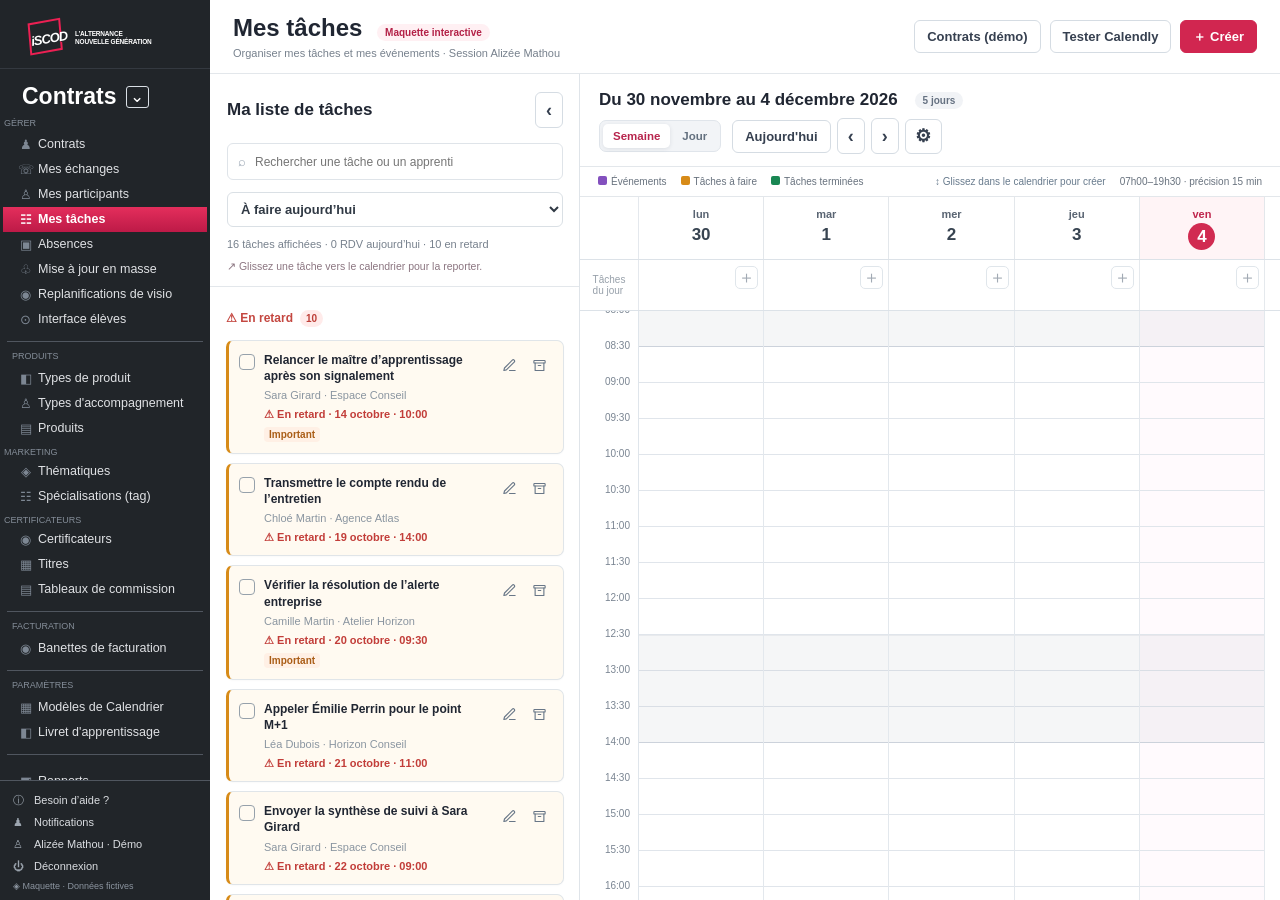
<file: index.html>
<!doctype html>
<html lang="fr">
<head>
<meta charset="utf-8">
<meta name="viewport" content="width=device-width,initial-scale=1">
<title>Nabu — Mes tâches | Maquette interactive</title>
<style>
:root{--pink:#d12650;--pink-dark:#ae1941;--ink:#202632;--muted:#77818d;--line:#e3e7eb;--bg:#f4f6f8;--nav:#22272d;--orange:#ea982d;--blue:#3578ca;--green:#459b70;--yellow:#d6ab36}
*{box-sizing:border-box}html,body{margin:0;width:100%;height:100%;font-family:"Segoe UI",Arial,sans-serif;font-size:13px;color:var(--ink)}button,input,select,textarea{font:inherit}button{cursor:pointer}button:focus-visible,input:focus-visible,select:focus-visible,textarea:focus-visible{outline:2px solid #5297e3;outline-offset:2px}button:disabled{opacity:.5;cursor:not-allowed}
.app{display:flex;width:100%;height:100vh;min-height:570px;overflow:hidden}.nav{width:177px;flex:none;background:var(--nav);color:#cdd1d7;display:flex;flex-direction:column;padding:18px 10px 14px}.brand{padding:9px 10px 22px;font-weight:800;color:white;font-size:19px;letter-spacing:-.7px}.brand span{font-size:9px;letter-spacing:2px;font-weight:500;color:#aeb5bd;display:block;margin-top:3px}.nav-title{padding:0 10px 10px;font-size:22px;font-weight:700;color:#fff}.nav-small{font-size:10px;color:#929ba7;margin:15px 10px 7px;text-transform:uppercase;letter-spacing:.06em}.nav-item{display:flex;align-items:center;gap:10px;padding:9px 11px;border-radius:5px;color:#d4d7da;text-decoration:none;font-size:12px;margin:2px 0}.nav-item.active{background:var(--pink);color:#fff;font-weight:700}.nav-item:hover:not(.active){background:#343a43}.nav-icon{width:15px;text-align:center;flex:none;opacity:.85}.nav-foot{margin-top:auto;border-top:1px solid #444b55;padding:12px 10px;color:#9ea6af;font-size:11px;line-height:1.9}
.workspace{min-width:0;flex:1;display:flex;flex-direction:column;background:white}.topbar{height:74px;flex:none;border-bottom:1px solid var(--line);display:flex;align-items:center;justify-content:space-between;gap:20px;padding:12px 23px}.heading h1{font-size:24px;margin:0 0 3px;font-weight:680}.heading small{font-size:11px;color:var(--muted)}.pill{display:inline-block;padding:3px 8px;border-radius:20px;background:#fff0f3;color:#b32046;font-size:10px;font-weight:700;margin-left:8px}.toolbar{display:flex;align-items:center;gap:9px}.btn{border:1px solid #d5dce3;background:white;color:#364050;border-radius:6px;padding:9px 12px;font-weight:600;white-space:nowrap;line-height:1}.btn:hover{background:#f4f6fa}.btn.primary{background:var(--pink);border-color:var(--pink);color:white}.btn.primary:hover{background:var(--pink-dark)}.btn.icon{padding:8px 10px;font-size:18px}.mainrow{display:flex;flex:1;min-height:0;position:relative}.tasks-panel{width:370px;flex:none;border-right:1px solid #dfe4e9;display:flex;flex-direction:column;transition:width .18s ease;overflow:hidden;background:white}.tasks-panel.collapsed{width:0;border:0}.panel-inner{width:370px;height:100%;display:flex;flex-direction:column}.panel-head{padding:18px 17px 12px;border-bottom:1px solid var(--line)}.row{display:flex;align-items:center;gap:9px}.spread{justify-content:space-between}.panel-title{font-size:17px;font-weight:700;margin:0}.search{margin:15px 0 12px;display:flex;align-items:center;border:1px solid #dfe4e9;border-radius:6px;padding:0 10px;gap:7px;color:#94a0ae}.search input{width:100%;border:none;outline:none;height:35px;font-size:12px;background:transparent}.filter-row{display:flex;gap:7px;align-items:center}.filter-select{flex:1;width:100%;height:35px;border:1px solid #dae0e5;border-radius:6px;background:#fff;padding:0 9px;font-weight:600;color:#303944}.countline{font-size:11px;color:var(--muted);margin-top:11px}.panel-content{overflow:auto;flex:1;padding:16px}.section-title{display:flex;align-items:center;gap:7px;margin:7px 0 13px;font-weight:750;font-size:12px;color:#36404e}.section-title.late{color:#c44740}.bubble{min-width:20px;text-align:center;border-radius:12px;background:#edf0f3;color:#5d6671;font-size:10px;padding:3px 6px}.section-title.late .bubble{background:#ffebea;color:#bd3f38}.task-item{border:1px solid #e0e5e9;border-left:3px solid #ed9d37;border-radius:7px;padding:11px 10px;margin:0 0 9px;display:flex;gap:9px;cursor:pointer;background:#fff;box-shadow:0 1px 2px #16223406}.task-item:hover{border-color:#b9c3cf;box-shadow:0 2px 8px #15202c13}.task-item.done{opacity:.6;border-left-color:#a9b2bc}.task-item.late{border-left-color:#cf554e}.task-check{appearance:none;margin:2px 0 0;flex:none;border:1.7px solid #96a1ab;width:16px;height:16px;border-radius:4px;cursor:pointer;position:relative}.task-check:checked{background:#3e9b70;border-color:#3e9b70}.task-check:checked:after{content:"✓";color:white;position:absolute;left:2px;top:-3px;font-size:14px;font-weight:700}.task-main{flex:1;min-width:0}.task-name{font-weight:650;font-size:12px;line-height:1.35;word-break:break-word}.task-item.done .task-name{text-decoration:line-through}.task-participant{color:#8a95a0;font-size:11px;margin-top:5px;white-space:normal}.task-meta{color:#89939c;font-size:11px;margin-top:7px;display:flex;gap:6px;align-items:center;flex-wrap:wrap}.task-meta .overdue{color:#c23d39;font-weight:600}.importance{display:inline-block;background:#fff0e5;color:#aa5d16;border-radius:4px;padding:2px 5px;font-size:10px;font-weight:700}.task-quick-actions{display:flex;flex:none;align-items:flex-start;gap:3px;margin-left:auto}
.task-icon-btn{width:27px;height:27px;display:flex;align-items:center;justify-content:center;padding:4px;border:0;border-radius:5px;background:transparent;color:#687687;cursor:pointer}
.task-icon-btn:hover,.task-icon-btn:focus-visible{background:#edf1f5;color:#293c50}
.task-icon-btn:focus-visible{outline:2px solid #8370b2;outline-offset:1px}.empty{padding:30px 12px;text-align:center;color:#8a939e;line-height:1.7}.new-link{color:#b5254b;font-size:11px;text-decoration:none;border:0;background:transparent;padding:5px 0;font-weight:650}
.reopen{position:absolute;left:0;top:17px;border:1px solid #dde2e8;border-left:0;border-radius:0 6px 6px 0;background:white;padding:12px 9px;z-index:11;display:none;box-shadow:1px 2px 8px #1c26321b}.tasks-panel.collapsed+.reopen{display:block}.calendar{flex:1;min-width:0;display:flex;flex-direction:column;background:white}.calendar-head{padding:16px 19px 12px;border-bottom:1px solid var(--line);display:flex;align-items:center;justify-content:space-between;flex-wrap:wrap;gap:8px}.calendar-title{font-size:17px;font-weight:730}.calendar-controls{display:flex;align-items:center;gap:6px}.view-label{font-weight:650;font-size:11px;border-radius:5px;background:#f3f5f7;padding:9px 11px;color:#576371;margin-left:5px}.legend{display:flex;gap:14px;padding:9px 18px;color:#68727e;font-size:10px;border-bottom:1px solid var(--line);flex-wrap:wrap}.swatch{width:9px;height:9px;display:inline-block;border-radius:2px;margin-right:4px}.dayheads,.allday,.time-grid{display:flex;min-width:0}.gutter{width:59px;flex:none;border-right:1px solid #e4e8ed}.dayheads{border-bottom:1px solid #dce2e8}.dayhead{flex:1;text-align:center;padding:11px 3px;border-right:1px solid var(--line);font-size:11px;font-weight:650;color:#596472}.dayhead.today{background:#fff4f6;color:#bf254c}.dayhead .date{display:block;font-size:17px;margin-top:5px;font-weight:800;color:#384451}.dayhead.today .date{background:#d12b51;color:#fff;width:27px;height:27px;line-height:27px;border-radius:50%;margin:3px auto -2px}.allday{border-bottom:1px solid #dce2e8;min-height:51px;max-height:95px}.all-label{display:flex;align-items:center;justify-content:center;color:#97a0aa;font-size:10px}.allday-cell{flex:1;min-width:0;border-right:1px solid #e5e9ed;padding:5px;cursor:default;overflow:auto}.allday-cell:hover{background:#fafbfc}.day-task-chip{display:block;border:1px solid #ecc68e;background:#fff5e6;border-radius:4px;font-size:10px;padding:4px 5px;color:#8c581f;margin-bottom:3px;overflow:hidden;text-overflow:ellipsis;white-space:nowrap;cursor:pointer}.day-task-chip.done{opacity:.5;text-decoration:line-through}.calendar-scroll{flex:1;min-height:0;overflow:auto;position:relative;scrollbar-color:#c1cad3 #f7f8f9;scrollbar-gutter:stable}.dayheads,.allday{padding-right:var(--calendar-scrollbar-width,0px)}.time-grid{height:900px;position:relative}.time-gutter{height:900px;position:relative;border-right:1px solid #dfe5eb;flex:none;width:59px}.time-label{position:absolute;right:8px;transform:translateY(-7px);color:#7a8592;font-size:10px}.time-label.end{bottom:-6px;top:auto;transform:none}.day-column{flex:1;min-width:0;height:900px;position:relative;border-right:1px solid #e3e8ed;cursor:default;background:repeating-linear-gradient(to bottom,transparent 0,transparent 35px,#e0e5eb 35px,#e0e5eb 36px)}.day-column.today{background-color:#fffafd}.day-column:hover{background-color:#f9fbfd}.entry{position:absolute;left:5%;width:90%;z-index:2;border-radius:5px;overflow:hidden;user-select:none;touch-action:none;cursor:grab;box-shadow:0 1px 3px #23314226}.entry:active{cursor:grabbing}.event-entry{padding:5px 7px;border-left:3px solid var(--blue);background:#dceaf9;color:#244f86;font-size:10px}.event-entry.green{border-left-color:var(--green);background:#ddf0e5;color:#246342}.event-entry.yellow{border-left-color:var(--yellow);background:#fff0c6;color:#815c14}.event-entry.past{opacity:.52}.event-title{font-weight:750;white-space:nowrap;overflow:hidden;text-overflow:ellipsis;padding-right:10px}.event-sub{font-size:10px;line-height:1.5;white-space:nowrap;overflow:hidden;text-overflow:ellipsis}
.event-entry.short-booking{padding:1px 5px 1px 6px;cursor:pointer;overflow:visible;z-index:4}
.event-entry.short-booking .event-title{font-size:10px;line-height:15px;white-space:nowrap;overflow:hidden;text-overflow:ellipsis;padding-right:1px}
.event-short-time{font-weight:800;opacity:.95}
.event-entry.short-booking:hover,.event-entry.short-booking:focus-within{z-index:7;box-shadow:0 2px 8px #35254d55;filter:saturate(1.15)}.entry .grip{position:absolute;bottom:0;left:25%;right:25%;height:8px;border-radius:5px 5px 0 0;cursor:ns-resize;display:flex;justify-content:center;align-items:center}.entry .grip:after{content:"";width:22px;height:3px;border-radius:9px;background:currentColor;opacity:.45}.task-entry{height:25px!important;padding:4px 5px 4px 7px;border:1px solid #e7b96c;border-left:3px solid var(--orange);background:#fff1dd;color:#865622;display:flex;gap:5px;align-items:center;font-size:10px}.task-entry.done{opacity:.55;text-decoration:line-through}.task-entry span{overflow:hidden;text-overflow:ellipsis;white-space:nowrap;flex:1;font-weight:680}.task-entry .task-check{width:13px;height:13px;margin:0}.task-entry .task-check:checked:after{font-size:11px;left:1px;top:-2px}.now-line{position:absolute;left:0;right:0;border-top:2px solid #ce2650;z-index:6;pointer-events:none}.now-line:before{content:"";background:#ce2650;width:7px;height:7px;position:absolute;top:-4px;left:-4px;border-radius:50%}.dragging{opacity:.75!important;z-index:20!important;box-shadow:0 4px 14px #26384930;pointer-events:none}
.popover{position:fixed;z-index:100;background:#fff;border:1px solid #d9e0e7;box-shadow:0 12px 40px #1d2b3f30;border-radius:10px;padding:17px;width:min(350px,calc(100vw - 24px));display:none}.popover.open{display:block}.popover h3{font-size:16px;margin:0 25px 6px 0;line-height:1.3}.popover p{font-size:12px;color:#65717e;line-height:1.55;margin:8px 0}.pop-row{display:flex;gap:9px;align-items:start;margin:12px 0}.pop-row .sym{font-size:14px;color:#74808e;width:17px;text-align:center}.pop-actions{display:flex;gap:7px;flex-wrap:wrap;margin-top:17px;padding-top:13px;border-top:1px solid var(--line)}.pop-close{position:absolute;top:10px;right:10px;background:none;border:0;font-size:20px;color:#85909b}.pop-actions .btn{font-size:11px;padding:8px 10px}.modal-cover{position:fixed;inset:0;background:#11192788;z-index:200;display:none;align-items:center;justify-content:center;padding:15px}.modal-cover.open{display:flex}.modal{background:white;border-radius:12px;box-shadow:0 16px 50px #0004;width:min(520px,100%);max-height:96vh;overflow:auto}.modal-head{padding:20px 22px 14px;border-bottom:1px solid var(--line);display:flex;justify-content:space-between}.modal-head h2{margin:0;font-size:19px}.modal-body{padding:20px 22px}.toggle{display:flex;background:#f1f4f7;padding:4px;border-radius:7px;gap:4px;margin-bottom:18px}.toggle button{flex:1;border:0;padding:9px;background:transparent;border-radius:5px;color:#66717f;font-weight:700}.toggle button.selected{background:white;color:#bf254e;box-shadow:0 1px 4px #1e2c3a15}.field{display:flex;flex-direction:column;gap:6px;margin-bottom:14px}.field label{color:#4a5663;font-weight:650;font-size:11px}.field input,.field select,.field textarea{width:100%;border:1px solid #d7dfe6;border-radius:6px;padding:10px;background:white;color:#26313e;min-width:0}.field textarea{min-height:65px;resize:vertical}.twocol{display:grid;grid-template-columns:1fr 1fr;gap:12px}.modal-foot{display:flex;justify-content:flex-end;gap:8px;border-top:1px solid var(--line);padding:13px 22px}.hint{font-size:11px;color:#8994a0;margin:-5px 0 14px}.toast{position:fixed;right:18px;bottom:18px;background:#263340;color:white;padding:12px 17px;border-radius:8px;box-shadow:0 10px 25px #0003;z-index:300;display:none;font-size:12px}.toast.visible{display:block}
@media(max-width:1030px){.nav{width:148px}.tasks-panel,.panel-inner{width:310px}.topbar{padding:11px 13px}.heading h1{font-size:20px}.calendar-head{padding:12px}.event-sub{display:none}}
@media(max-width:770px){.nav{display:none}.tasks-panel,.panel-inner{width:280px}.heading small{display:none}.topbar{gap:8px}.toolbar{gap:4px}.btn{padding:8px;font-size:11px}.legend{gap:7px}}
.task-item.archived{border-left-color:#8f9aa7;background:#f8fafc}.task-item.archived .task-name{color:#566170}.task-restore{margin-top:9px;border:1px solid #d9b5c0;border-radius:5px;padding:6px 9px;background:#fff;color:#ad2449;font-size:11px;font-weight:700;cursor:pointer}.task-restore:hover{background:#fff0f4}.task-archived-label{color:#687587;font-size:10px;font-weight:650}

/* Déplacement direct des tâches : liste ↔ calendrier */
.task-item:not(.archived):not(.done),.day-task-chip[data-chip]:not(.done){cursor:grab;user-select:none}
.task-item:not(.archived):not(.done):active,.day-task-chip[data-chip]:not(.done):active{cursor:grabbing}
.task-drag-ghost{position:fixed;z-index:500;pointer-events:none;max-width:285px;min-width:165px;padding:10px 12px;border:1px solid #dfa65b;border-left:4px solid var(--orange);border-radius:8px;background:#fff6e8;box-shadow:0 8px 24px #23314240;color:#75471a;font-size:12px;font-weight:650;line-height:1.35;white-space:nowrap;overflow:hidden;text-overflow:ellipsis}
.task-drop-target{background-color:#f9eacb!important;box-shadow:inset 0 0 0 2px #e49b37!important}
.day-column.task-drop-target{background-image:repeating-linear-gradient(to bottom,transparent 0,transparent 35px,#ead5aa 35px,#ead5aa 36px)}
.dayhead.task-drop-target{border-bottom:3px solid #e49b37}
.calendar{position:relative}.task-drop-help{position:absolute;right:16px;bottom:12px;z-index:9;padding:9px 12px;border:1px solid #efca92;border-radius:7px;background:#fff6e7;box-shadow:0 4px 12px #1b26311c;color:#8a622e;font-size:11px;display:none;pointer-events:none}.drag-tip{color:#8b7580;font-size:10.5px;margin-top:9px;line-height:1.4}
body.task-is-dragging .task-drop-help{display:block}

/* iSCOD sidebar — visual reference Nabu */
:root{--blue:#2F64D6;--purple:#8350BE;--teal:#078B98;--orange:#D78B18;--done:#198753}
.nav{width:177px;min-width:177px;flex:none;background:#212529;padding:0;overflow:hidden;gap:0}
.iscod-brand{height:69px;min-height:69px;padding:16px 13px 9px 29px;display:flex;align-items:center;gap:6px;border-bottom:1px solid #343940}
.iscod-stamp{width:40px;height:36px;min-width:40px;position:relative;display:flex;align-items:center;justify-content:center;transform:rotate(-10deg);color:white}
.iscod-stamp:before{content:"";position:absolute;width:29px;height:28px;border:2px solid #ec2053;top:0;left:0;transform:skew(-5deg)}
.iscod-stamp span{font-size:13px;font-weight:850;font-style:italic;letter-spacing:-1px;white-space:nowrap;position:relative;text-shadow:1px 1px 0 #212529}
.iscod-tagline{font-size:6.5px;font-weight:850;line-height:1.08;letter-spacing:-.18px;color:white;white-space:nowrap}
.nav-group-head{display:flex;align-items:center;gap:9px;color:white;padding:14px 22px 8px;font-size:23px;font-weight:700}
.nav-switch{display:inline-flex;align-items:center;justify-content:center;border:1px solid #d9dfe5;border-radius:3px;width:23px;height:22px;font-size:17px;font-weight:400}
.nav-scroll{flex:1;min-height:0;overflow-y:auto;overflow-x:hidden;scrollbar-width:thin;scrollbar-color:#50565f #212529}
.nav-small{font-size:9px;font-weight:500;color:#848d98;padding:0 5px;letter-spacing:0;margin:0}
.nav-first{padding:0 4px 4px}.nav-subsection{padding:6px 4px 2px}
.nav-item{height:19px;min-height:19px;margin:0 3px;padding:1px 9px 1px 15px;border-radius:0;white-space:nowrap;overflow:hidden;text-overflow:ellipsis;font-size:11.5px;line-height:17px;display:flex;gap:5px;color:#e0e2e5}
.nav-icon{width:15px;min-width:15px;color:#8e99a6;font-size:13px}
.nav-item.active{background:linear-gradient(180deg,#e42e5c,#bd1a47);color:white;font-weight:700}
.nav-item.active .nav-icon{color:#fff}
.nav-section{margin:9px 7px 5px;padding-top:9px;border-top:1px solid #50565f;min-height:1px}
.nav-footer{flex:none;padding:8px 13px 9px;border-top:1px solid #50565f}
.nav-footer a{display:flex;align-items:center;gap:8px;text-decoration:none;color:#dadde1;font-size:11px;line-height:22px;white-space:nowrap;overflow:hidden;text-overflow:ellipsis}
.nav-footer a span{width:13px;color:#9ca5af}
.nav-version{color:#8c95a0;font-size:9px;margin-top:4px}
@media(max-width:1030px){.nav{width:160px;min-width:160px}.nav-group-head{padding-left:12px;font-size:20px}.iscod-brand{padding-left:18px}}
@media(max-width:770px){.nav{display:none}}
/* Une seule couleur pour tous les événements, quelle que soit leur source. */
.event-entry,.event-entry.blue,.event-entry.yellow,.event-entry.green,.event-entry.purple{border-left-color:var(--purple);background:#efe6fc;color:#5c318f}
/* Tasks: warm amber pending, green completed, no strike-through, no fading */
.task-item:not(.archived):not(.done){border-left-color:var(--orange);background:#fffaf1}
.task-item.done:not(.archived){opacity:1;background:#e5f5eb;border-color:#a1d9b8;border-left:4px solid var(--done)}
.task-item.done .task-name{color:#205840;text-decoration:none}
.task-item.done .task-meta{color:#376c51}
.task-done-label{color:#147548;font-weight:750;font-size:10px}
.task-check:checked{background:var(--done);border-color:var(--done)}
.day-task-chip{display:flex;align-items:center;gap:6px;border-color:#efc587;background:#fff3df;color:#805117;cursor:pointer}
.day-task-chip span{overflow:hidden;text-overflow:ellipsis;white-space:nowrap;flex:1}
.day-task-chip .task-check{width:14px;height:14px;margin:0}
.day-task-chip.done{opacity:1;text-decoration:none;background:#def3e5;border-color:#88c8a4;color:#1e6141}
.day-task-chip.done span{text-decoration:none}
.task-entry{background:#fff1d7;border-color:#e8bd78;border-left-color:var(--orange);color:#754b19}
.task-entry.done{opacity:1;text-decoration:none;background:#dcf2e4;border-color:#8dccaa;border-left:3px solid var(--done);color:#1b5c3d}
.task-entry.done span{text-decoration:none}


/* Plages de travail personnelles : grisé purement visuel, sans empêcher les interactions */
.calendar-head{position:relative}
.work-settings-button{display:inline-flex;align-items:center;justify-content:center;padding:8px;width:37px;height:35px;font-size:18px;line-height:1}
.work-settings-button[aria-expanded="true"]{background:#fff0f4;border-color:#e7a6bb;color:#b31d46}
.work-settings{display:none;position:absolute;top:calc(100% + 6px);right:14px;z-index:80;width:min(355px,calc(100vw - 25px));background:#fff;border:1px solid #d9e0e7;border-radius:10px;box-shadow:0 12px 36px #17263a2f;padding:18px}
.work-settings.open{display:block}
.work-settings h3{font-size:16px;margin:0 25px 5px 0;color:#24303c}
.work-settings .work-settings-lead{color:#697583;font-size:11px;line-height:1.5;margin:0 0 14px}
.work-settings .work-settings-close{position:absolute;top:10px;right:12px;padding:2px 7px;font-size:21px;background:transparent;border:0;color:#77818d}
.work-setting-group{margin:0 0 13px}
.work-setting-group>strong{font-size:12px;color:#465262;display:block;margin-bottom:7px}
.work-setting-range{display:grid;grid-template-columns:1fr 1fr;gap:10px}
.work-setting-range label{display:flex;flex-direction:column;gap:4px;color:#717c88;font-size:11px}
.work-setting-range input{width:100%;min-width:0;height:36px;padding:6px 8px;border:1px solid #d8dfe7;border-radius:6px;color:#26323d;background:white}
.work-settings-actions{display:flex;justify-content:flex-end;gap:8px;margin-top:15px}
.work-settings-message{font-size:11px;color:#ad3030;margin:8px 0 0;min-height:0}
.nonwork-band{position:absolute;z-index:0;left:0;right:0;pointer-events:none;background:rgba(128,141,157,.08);border-top:1px solid rgba(120,133,149,.10);border-bottom:1px solid rgba(120,133,149,.12)}
.day-column .entry{z-index:2}
.work-shade-key{display:inline-flex;align-items:center;gap:5px;white-space:nowrap}
.work-shade-key i{width:11px;height:11px;background:rgba(128,141,157,.28);border:1px solid #bfc6cf;border-radius:2px}


.popover{max-height:calc(100vh - 24px);overflow-y:auto}
/* Rattachement aux contrats et données de réservation Calendly */
.contract-modal{width:min(610px,100%)}
.contract-card{border:1px solid #dce4ec;border-radius:8px;padding:12px 14px;margin-bottom:9px;background:#fff}
.contract-card:hover{background:#f8fafc}
.contract-title{font-size:13px;font-weight:700;color:#263442}
.contract-sub{font-size:11px;color:#6a7987;margin:6px 0 9px}
.contract-actions{display:flex;gap:7px;flex-wrap:wrap;margin-top:10px}
.contract-actions .btn{font-size:11px}
.contract-pill{display:inline-block;font-size:10px;padding:3px 7px;border-radius:5px;background:#eff3f7;color:#526477;margin-bottom:6px}
.contract-link-block{margin-top:13px;padding:11px 12px;border:1px solid #b6d1ec;background:#f1f7ff;border-radius:7px}
.contract-link-block .btn{margin-top:8px;font-size:11px}
.contract-status{font-size:11px;color:#516376;margin:8px 0;line-height:1.45}
.contract-status.warning{color:#a36b24}
.booking-details{margin:13px 0 0;padding:11px 12px;border:1px solid #e6e9ee;border-radius:7px;background:#fafbfc}
.booking-details strong{font-size:12px;color:#304052}
.booking-details .pop-row{margin:9px 0}
#calendlyDemoForm textarea{min-height:62px}

/* Les tâches Enki non datées restent visibles dans le flux quotidien. */
.enki-badge{display:inline-flex;align-items:center;border-radius:4px;padding:2px 5px;background:#f6e9fb;color:#783f8d;font-size:10px;font-weight:720}
.section-title.enki-section{color:#814e97}
.section-title.enki-section .bubble{background:#f6e9fb;color:#814e97}

/* Création volontaire : sélectionner un créneau au glisser ou utiliser le + quotidien */
.allday-cell{position:relative;padding-right:29px}
.all-day-add{position:absolute;right:5px;top:6px;z-index:3;width:23px;height:23px;display:flex;align-items:center;justify-content:center;border:1px solid #d8dfe6;border-radius:5px;color:#8993a0;background:#fff;font-size:17px;line-height:1;opacity:.78;cursor:pointer}
.allday-cell:hover .all-day-add,.all-day-add:focus-visible{opacity:1;border-color:#da9bae;color:#b52249;background:#fff4f7}
.day-column{touch-action:pan-y}
.calendar-selection{position:absolute;left:2%;width:96%;z-index:8;pointer-events:none;border:1.5px solid #367fd5;border-left:4px solid #367fd5;background:rgba(54,127,213,.16);border-radius:5px;padding:5px 7px;color:#244d7d;font-size:11px;font-weight:700;line-height:1.3;overflow:hidden;box-shadow:0 1px 5px #244f8630}
.calendar-selection small{display:block;font-size:10px;font-weight:500;margin-top:2px}
.slot-chooser{position:fixed;display:none;z-index:110;background:#fff;border:1px solid #d7e1ec;border-radius:10px;box-shadow:0 10px 30px #25374d32;max-width:calc(100vw - 24px);width:235px;padding:13px}
.slot-chooser.open{display:block}
.slot-chooser strong{font-size:12px}
.slot-chooser p{font-size:11px;color:#687485;margin:5px 0 12px}
.slot-chooser .slot-options{display:flex;gap:7px}
.slot-chooser .slot-options button{flex:1;text-align:center;font-size:11px}
.slot-chooser-close{border:0;background:none;color:#8792a0;font-size:17px;position:absolute;right:8px;top:5px;padding:2px 5px}
.calendar-creation-hint{color:#687b8d;font-size:10px;white-space:nowrap}

/* Fiche de détail harmonisée — contenu compact, action primaire unique */
.popover{width:min(345px,calc(100vw - 24px));padding:15px 16px;max-height:calc(100vh - 24px);overflow:visible}@media(max-height:560px){.popover{overflow-y:auto}}
.popover h3{font-size:14px;margin:0 55px 4px 0;line-height:1.4}
.popover .pop-summary{color:#7c8792;font-size:10.5px;margin:0 0 12px}
.popover .pop-row{display:grid;grid-template-columns:16px 1fr;gap:9px;align-items:start;margin:9px 0}
.popover .pop-row .sym{font-size:14px;width:16px}
.popover .pop-label{display:block;font-size:10px;color:#83909b;margin-bottom:2px}
.popover .pop-value{font-size:12px;color:#293743;font-weight:550;overflow-wrap:anywhere}
.popover .pop-value a{color:#2365a7;text-decoration:none}
.popover .pop-value a:hover{text-decoration:underline}
.popover .pop-comment{margin:12px 0 9px}
.popover .pop-comment label{display:block;color:#697583;font-weight:650;font-size:11px;margin-bottom:6px}
.popover .pop-comment textarea{width:100%;min-height:57px;max-height:125px;resize:vertical;padding:9px 10px;background:#fbfcfd;border:1px solid #e1e6ec;border-radius:6px;line-height:1.5;font-size:11.5px}
.popover .pop-comment small{display:block;text-align:right;color:#929ca7;font-size:10px;margin-top:3px}
.popover .pop-contract-cta{width:100%;margin-top:10px;text-align:center;padding:10px 12px;background:#fff2f5;border:1px solid #e2a9b9;border-radius:6px;color:#a92249;font-weight:750}
.popover .pop-contract-cta:hover{background:#ffe9ef}
.popover .pop-contract-cta:disabled{background:#f4f6f8;color:#98a2ad;border-color:#e5e9ed;opacity:1;cursor:default}
.popover .pop-context-options{position:absolute;top:9px;right:38px}
.popover.task-popover h3{margin-right:88px}
.pop-task-header-actions{position:absolute;top:9px;right:39px;display:flex;gap:4px;align-items:center}
.pop-task-header-actions .task-icon-btn{width:27px;height:27px}
.pop-task-schedule{border:1px solid #e7eaf0;border-radius:7px;padding:5px 10px;margin:5px 0 11px;background:#fafbfc}
.pop-task-schedule .pop-row{margin:6px 0}
.pop-priority-toggle{width:100%;border:1px solid #dfe4eb;border-radius:6px;background:#fff;color:#546575;padding:9px 10px;display:flex;gap:8px;align-items:center;text-align:left;font-size:11.5px;font-weight:650;cursor:pointer;margin:8px 0 11px}
.pop-priority-toggle:hover:not(:disabled){border-color:#ddad74;background:#fffaf2}
.pop-priority-toggle.active{border-color:#e6be81;background:#fff4e4;color:#9a5b17}
.pop-priority-toggle:disabled{opacity:.55;cursor:default}
.pop-priority-star{font-size:17px;line-height:1;color:#c58b43}
.pop-task-contract-action{display:block;border:0;background:transparent;padding:8px 3px;margin:8px 0 0;color:#687788;text-decoration:underline;cursor:pointer;font-size:11px;font-weight:600}
.pop-task-contract-action:hover{color:#ad2449}
.popover .pop-overflow-button{height:27px;width:28px;display:grid;place-items:center;border:none;background:transparent;border-radius:5px;color:#667482;font-size:18px}
.popover .pop-overflow-button:hover,.popover .pop-overflow-button[aria-expanded="true"]{background:#edf1f6}
.popover .pop-overflow-menu{display:none;position:absolute;right:0;top:30px;width:185px;padding:5px;background:white;border:1px solid #dce3ea;border-radius:7px;box-shadow:0 9px 22px #1b2d3e28;z-index:2}
.popover .pop-overflow-menu.open{display:block}
.popover .pop-overflow-menu button{display:block;width:100%;padding:8px 10px;border:0;background:transparent;color:#334150;text-align:left;border-radius:4px;font-size:11.5px}
.popover .pop-overflow-menu button:hover{background:#f3f5f8}
.popover .pop-quiet-note{font-size:10.5px;color:#98a2ad;margin-top:7px}

/* Vues calendrier : semaine de travail (5 jours) / journée détaillée */
.calendar-view-toggle{display:inline-flex;gap:2px;padding:3px;background:#f2f4f7;border:1px solid #e0e5eb;border-radius:7px;margin-right:5px;flex:none}
.calendar-view-button{padding:6px 10px;line-height:1.1;border:0;border-radius:5px;background:transparent;color:#63707f;font-weight:650;font-size:11.5px}
.calendar-view-button.active{background:white;color:#b7254d;box-shadow:0 1px 4px #1d29391a}
.calendar-view-button:hover:not(.active){background:#e9edf2}
.dayhead{user-select:none}
.dayhead.openable{cursor:pointer;transition:background-color .12s}
.dayhead.openable:hover:not(.today){background:#f3f5fa;color:#b7254d}
.calendar.single-day .dayhead{font-size:12px;padding:9px 3px}
.calendar.single-day .dayhead .date{font-size:19px}
.calendar.single-day .allday{max-height:155px}
.calendar.single-day .allday-cell{padding-left:12px;padding-right:40px}
.calendar.single-day .day-task-chip{padding:6px 9px;font-size:11px;max-width:100%}
.calendar.single-day .entry{left:2%;width:96%}
.calendar.single-day .event-entry{font-size:11.5px;padding:7px 10px}
.calendar.single-day .event-sub{font-size:10.5px}
.calendar.single-day .task-entry{font-size:11px}
@media(max-width:1130px){.calendar-view-button{padding:6px 8px}.calendar-controls{gap:3px}.calendar-head{padding-left:12px;padding-right:12px}}

/* Événements du jour dans le panneau de gauche — consultation, sans case de validation */
.pop-source{background:#f1ecfa;color:#693ba7;border:1px solid #e4d9f6;border-radius:5px;padding:6px 8px;font-size:10.5px;font-weight:650;margin:0 0 11px}
.appointment-item{display:flex;align-items:flex-start;gap:10px;padding:10px 11px;border:1px solid #dce6ed;border-left:3px solid var(--purple);border-radius:7px;margin:0 0 8px;background:#faf7ff;box-shadow:0 1px 2px #16223406;cursor:pointer}
.appointment-item:hover,.appointment-item:focus-visible{border-color:#bba1d7;box-shadow:0 2px 8px #15202c13}
.appointment-time{font-size:11px;font-weight:750;white-space:nowrap;min-width:43px;color:#7543b4;padding-top:1px;font-variant-numeric:tabular-nums}
.appointment-main{flex:1;min-width:0}
.appointment-title{font-size:12px;line-height:1.35;font-weight:650;color:#283c4d;overflow-wrap:anywhere}
.appointment-detail{font-size:11px;color:#73818e;line-height:1.4;margin-top:5px;overflow-wrap:anywhere}
.appointment-origin{font-size:10px;color:#66788a;margin-top:5px}
.appointment-more{flex:none;color:#7a8590;font-size:16px;padding-left:3px;line-height:1}
.section-title.appointments-section{color:#6e409f}
.section-title.appointments-section .bubble{background:#efe6fc;color:#6e409f}
</style>
<link rel="stylesheet" href="shared-nav.css">
</head>
<body>
<div class="app">
<aside class="nav" aria-label="Navigation Nabu (maquette)"><div class="iscod-brand" aria-label="iSCOD — L’alternance nouvelle génération"><div class="iscod-stamp"><span>iSCOD</span></div><div class="iscod-tagline">L’ALTERNANCE<br>NOUVELLE GÉNÉRATION</div></div><div class="nav-group-head"><span>Contrats</span><span class="nav-switch">⌄</span></div><div class="nav-scroll"><div class="nav-small nav-first">GÉRER</div><a href="#" class="nav-item" onclick="return false"><span class="nav-icon">♟</span>Contrats</a><a href="#" class="nav-item" onclick="return false"><span class="nav-icon">☏</span>Mes échanges</a><a href="participants.html" class="nav-item" title="Afficher la liste des participants"><span class="nav-icon">♙</span>Mes participants</a><a href="#" class="nav-item active" aria-current="page" onclick="return false"><span class="nav-icon">☷</span>Mes tâches</a><a href="#" class="nav-item" onclick="return false"><span class="nav-icon">▣</span>Absences</a><a href="#" class="nav-item" onclick="return false"><span class="nav-icon">♧</span>Mise à jour en masse</a><a href="#" class="nav-item" onclick="return false"><span class="nav-icon">◉</span>Replanifications de visio</a><a href="#" class="nav-item" onclick="return false"><span class="nav-icon">⊙</span>Interface élèves</a><div class="nav-section"><div class="nav-small">PRODUITS</div></div><a href="#" class="nav-item" onclick="return false"><span class="nav-icon">◧</span>Types de produit</a><a href="#" class="nav-item" onclick="return false"><span class="nav-icon">♙</span>Types d'accompagnement</a><a href="#" class="nav-item" onclick="return false"><span class="nav-icon">▤</span>Produits</a><div class="nav-small nav-subsection">MARKETING</div><a href="#" class="nav-item" onclick="return false"><span class="nav-icon">◈</span>Thématiques</a><a href="#" class="nav-item" onclick="return false"><span class="nav-icon">☷</span>Spécialisations (tag)</a><div class="nav-small nav-subsection">CERTIFICATEURS</div><a href="#" class="nav-item" onclick="return false"><span class="nav-icon">◉</span>Certificateurs</a><a href="#" class="nav-item" onclick="return false"><span class="nav-icon">▦</span>Titres</a><a href="#" class="nav-item" onclick="return false"><span class="nav-icon">▤</span>Tableaux de commission</a><div class="nav-section"><div class="nav-small">FACTURATION</div></div><a href="#" class="nav-item" onclick="return false"><span class="nav-icon">◉</span>Banettes de facturation</a><div class="nav-section"><div class="nav-small">PARAMÈTRES</div></div><a href="#" class="nav-item" onclick="return false"><span class="nav-icon">▦</span>Modèles de Calendrier</a><a href="#" class="nav-item" onclick="return false"><span class="nav-icon">◧</span>Livret d'apprentissage</a><div class="nav-section"></div><a href="#" class="nav-item" onclick="return false"><span class="nav-icon">◩</span>Rapports</a></div><div class="nav-footer"><a href="#" onclick="return false"><span>ⓘ</span>Besoin d’aide ?</a><a href="#" onclick="return false"><span>♟</span>Notifications</a><a href="#" onclick="return false"><span>♙</span>Alizée Mathou · Démo</a><a href="#" onclick="return false"><span>⏻</span>Déconnexion</a><div class="nav-version">◈ Maquette · Données fictives</div></div></aside>
<main class="workspace">
<header class="topbar">
<div class="heading"><h1>Mes tâches <span class="pill">Maquette interactive</span></h1><small>Organiser mes tâches et mes événements · Session Alizée Mathou</small></div>
<div class="toolbar"><button type="button" class="btn" id="demoContractsBtn">Contrats (démo)</button><button type="button" class="btn" id="demoCalendlyBtn">Tester Calendly</button><button id="newTaskTop" class="btn primary">＋ Créer</button></div>
</header>
<div class="mainrow">
<section id="taskPanel" class="tasks-panel" aria-label="Liste des tâches">
<div class="panel-inner">
<div class="panel-head">
<div class="row spread"><h2 class="panel-title">Ma liste de tâches</h2><button class="btn icon" id="collapsePanel" title="Replier la liste" aria-label="Replier la liste">‹</button></div>
<div class="search">⌕ <input id="taskSearch" type="search" autocomplete="off" placeholder="Rechercher une tâche ou un apprenti"></div>
<div class="filter-row">
<select id="taskFilter" class="filter-select" aria-label="Catégorie de tâches">
<option value="today">À faire aujourd’hui</option><option value="late">En retard uniquement</option><option value="future7">À venir — 7 prochains jours</option><option value="future30">À venir — 30 prochains jours</option><option value="futureall">À venir — Toutes</option><option value="unscheduled">À planifier</option><option value="done">Terminées</option><option value="archived">Archivées</option>
</select>
</div>
<div class="countline" id="tasksSummary"></div><div class="drag-tip">↗ Glissez une tâche vers le calendrier pour la reporter.</div>
</div>
<div class="panel-content" id="taskList"></div>
</div>
</section>
<button class="reopen" id="reopenPanel" title="Ouvrir la liste" aria-label="Ouvrir la liste">☰</button>
<section class="calendar" aria-label="Calendrier de la semaine">
<div class="calendar-head">
<div class="row"><span class="calendar-title" id="weekTitle">Semaine</span><span class="pill" id="calendarViewBadge" style="background:#f1f3f6;color:#657181">5 jours</span></div>
<div class="calendar-controls">
<div class="calendar-view-toggle" role="group" aria-label="Affichage du calendrier"><button type="button" class="calendar-view-button active" id="weekViewBtn" aria-pressed="true">Semaine</button><button type="button" class="calendar-view-button" id="dayViewBtn" aria-pressed="false">Jour</button></div>
<button class="btn" id="todayBtn">Aujourd'hui</button><button class="btn icon" id="prevWeek" aria-label="Semaine précédente">‹</button><button class="btn icon" id="nextWeek" aria-label="Semaine suivante">›</button><button class="btn work-settings-button" type="button" id="workSettingsButton" aria-label="Définir mes horaires de travail" title="Mes horaires de travail" aria-expanded="false" aria-controls="workSettings">⚙</button>
</div>
<form class="work-settings" id="workSettings" aria-label="Mes horaires de travail">
<button type="button" class="work-settings-close" id="closeWorkSettings" aria-label="Fermer">×</button>
<h3>Mes horaires de travail</h3>
<p class="work-settings-lead">Les plages en dehors de vos horaires seront grisées. Le calendrier reste accessible de 7h à 19h30.</p>
<div class="work-setting-group"><strong>Matin</strong><div class="work-setting-range">
<label>Début<input type="time" id="morningStart" step="900" required></label>
<label>Fin<input type="time" id="morningEnd" step="900" required></label>
</div></div>
<div class="work-setting-group"><strong>Après-midi</strong><div class="work-setting-range">
<label>Début<input type="time" id="afternoonStart" step="900" required></label>
<label>Fin<input type="time" id="afternoonEnd" step="900" required></label>
</div></div>
<p class="work-settings-message" id="workSettingsMessage" role="alert"></p>
<div class="work-settings-actions"><button class="btn" type="button" id="cancelWorkSettings">Annuler</button><button class="btn primary" type="submit">Enregistrer</button></div>
</form>
</div>
<div class="legend">
<span><i class="swatch" style="background:var(--purple)"></i>Événements</span><span><i class="swatch" style="background:var(--orange)"></i>Tâches à faire</span><span><i class="swatch" style="background:var(--done)"></i>Tâches terminées</span>
<span class="calendar-creation-hint" style="margin-left:auto">↕ Glissez dans le calendrier pour créer</span><span>07h00–19h30 · précision 15 min</span>
</div>
<div id="dayHeads" class="dayheads"></div><div class="task-drop-help" id="taskDropHelp">Déposez une tâche sur une date (sans heure) ou sur un créneau (heure précise).</div>
<div id="allDay" class="allday"></div>
<div class="calendar-scroll" id="calendarScroll"><div class="time-grid" id="timeGrid"></div></div>
</section>
</div>
</main>
</div>
<div class="slot-chooser" id="slotChooser" role="dialog" aria-label="Créer dans le créneau sélectionné">
<button type="button" class="slot-chooser-close" id="closeSlotChooser" aria-label="Fermer">×</button>
<strong>Créer sur ce créneau</strong><p id="slotChooserTime"></p>
<div class="slot-options"><button class="btn" type="button" id="slotNewTask">☑ Tâche</button><button class="btn primary" type="button" id="slotNewEvent">▦ Événement</button></div>
</div>
<div class="popover" id="popover" role="dialog" aria-label="Détails"><button class="pop-close" id="closePopover" aria-label="Fermer">×</button><div id="popoverInner"></div></div>
<div class="modal-cover" id="modalCover"><form class="modal" id="editForm">
<div class="modal-head"><h2 id="modalTitle">Nouvelle tâche</h2><button type="button" class="pop-close" style="position:static" id="closeModal" aria-label="Fermer">×</button></div>
<div class="modal-body" id="modalBody"></div><div class="modal-foot"><button type="button" class="btn" id="cancelModal">Annuler</button><button type="submit" class="btn primary" id="saveModal">Enregistrer</button></div>
</form></div>
<div class="modal-cover" id="contractCover"><section class="modal contract-modal" role="dialog" aria-modal="true" aria-label="Dossiers contrats fictifs"><div class="modal-head"><h2 id="contractHeading">Contrats fictifs</h2><button type="button" class="pop-close" id="closeContractCover" style="position:static" aria-label="Fermer">×</button></div><div class="modal-body" id="contractDetail"></div></section></div>
<div class="modal-cover" id="linkCover"><form class="modal" id="linkContractForm" aria-label="Rattacher un contrat"><div class="modal-head"><h2>Rattacher un contrat</h2><button type="button" class="pop-close" id="closeLinkCover" style="position:static" aria-label="Fermer">×</button></div><div class="modal-body"><p class="hint">Choisissez un contrat fictif ou renseignez un lien. Dans le vrai Nabu, ce champ utilisera les contrats accessibles au collaborateur.</p><div class="field"><label for="linkContractSelect">Contrat Nabu</label><select id="linkContractSelect"></select></div><div class="field"><label for="linkContractUrl">Lien du contrat (facultatif)</label><input id="linkContractUrl" type="url" placeholder="https://..." maxlength="500"></div><p class="hint">Ne renseignez aucune information professionnelle réelle dans cette maquette publique.</p></div><div class="modal-foot"><button type="button" class="btn" id="cancelLinkCover">Annuler</button><button type="submit" class="btn primary">Enregistrer le rattachement</button></div></form></div>
<div class="modal-cover" id="calendlyCover"><form class="modal" id="calendlyDemoForm" aria-label="Simuler une réservation Calendly"><div class="modal-head"><h2>Simuler une réservation Calendly</h2><button type="button" class="pop-close" id="closeCalendlyCover" style="position:static" aria-label="Fermer">×</button></div><div class="modal-body"><p class="hint">Simulation locale, sans connexion à Calendly ou à Nabu. Les identités et emails proposés sont fictifs.</p>
<div class="twocol"><div class="field"><label for="calDate">Date du rendez-vous</label><input id="calDate" type="date" required></div><div class="field"><label for="calTime">Heure</label><input id="calTime" type="time" step="900" value="11:00" required></div></div>
<div class="field"><label for="calName">Prénom et nom du réservant *</label><input id="calName" required placeholder="Émilie Perrin"></div>
<div class="field"><label for="calEmail">Adresse email du formulaire *</label><input id="calEmail" type="email" required placeholder="emilie.perrin@example.test"></div>
<div class="twocol"><div class="field"><label for="calRole">Qualité *</label><select id="calRole"><option>Maître d'apprentissage</option><option>Apprenti</option></select></div><div class="field"><label for="calPhone">Téléphone *</label><input id="calPhone" type="tel" required placeholder="06 00 00 00 00"></div></div>
<div class="field"><label for="calSubject">Sujet de l'appel (facultatif)</label><textarea id="calSubject" placeholder="Ex. Point d'intégration"></textarea></div>
</div><div class="modal-foot"><button type="button" class="btn" id="cancelCalendlyCover">Annuler</button><button type="submit" class="btn primary">Simuler la réservation</button></div></form></div>
<div id="toast" class="toast" role="status"></div>
<script src="shared.js"></script>
<script>
(function(){
"use strict";
var HOUR_PX=72, FIRST=7*60, LAST=19*60+30, MAX_PX=(LAST-FIRST)*HOUR_PX/60;
var $=function(s){return document.querySelector(s)};
var now=new Date(), today=dayKey(now), shownMonday=monday(now), activeDay=today, calendarView="week";
var filter="today", query="", editing=null, modalKind="task", modalDate=today, modalMinute=null, modalPrefillDuration=30, popupItem=null, modalPrefillContractId="", itemToLink=null;
var slotDraft=null;
function pad(x){return String(x).padStart(2,"0")}
function dayKey(d){return d.getFullYear()+"-"+pad(d.getMonth()+1)+"-"+pad(d.getDate())}
function parseDay(k){return new Date(k+"T12:00:00")}
function plusDays(k,n){var d=parseDay(k);d.setDate(d.getDate()+n);return dayKey(d)}
function monday(d){var copy=new Date(d.getFullYear(),d.getMonth(),d.getDate());copy.setDate(copy.getDate()-((copy.getDay()+6)%7));return dayKey(copy)}
function workdayMove(k,step){var d=k;do{d=plusDays(d,step)}while([0,6].includes(parseDay(d).getDay()));return d}
function nearestWorkday(k){var day=parseDay(k).getDay();return day===6?plusDays(k,2):day===0?plusDays(k,1):k}
function setCalendarView(view){calendarView=view;hidePopover();hideSlotChooser();if(view==="day"){var start=shownMonday,end=plusDays(start,4);if(activeDay<start||activeDay>end)activeDay=start;activeDay=nearestWorkday(activeDay)}else shownMonday=monday(parseDay(activeDay));renderCalendar()}

function fmtDate(k){return new Intl.DateTimeFormat("fr-FR",{day:"numeric",month:"long"}).format(parseDay(k))}
function fmtFull(k){return new Intl.DateTimeFormat("fr-FR",{weekday:"long",day:"numeric",month:"long",year:"numeric"}).format(parseDay(k))}
function time(m){return pad(Math.floor(m/60))+":"+pad(m%60)}
function minuteFrom(s){var a=(s||"09:00").split(":").map(Number);return a[0]*60+a[1]}
function clamp(x,lo,hi){return Math.max(lo,Math.min(hi,x))}
function snap(x){return Math.round(x/15)*15}
function esc(s){return String(s===undefined||s===null?"":s).replace(/[&<>"']/g,function(ch){return {"&":"&amp;","<":"&lt;",">":"&gt;",'"':"&quot;","'":"&#39;"}[ch]})}
function uid(){return "demo-"+Date.now()+"-"+Math.floor(Math.random()*100000)}
function niceDue(k,m){return k===today?"Aujourd'hui"+(m!==null&&m!==undefined?" · "+time(m):""):fmtDate(k)+(m!==null&&m!==undefined?" · "+time(m):"")}
/* Dossiers exclusivement fictifs (domaines example.test). */
var fakeContracts=[
{id:"DEMO-1001",apprentice:"Léa Dubois",company:"Horizon Conseil",apprenticeEmail:"lea.dubois@example.test",maName:"Émilie Perrin",maEmail:"emilie.perrin@example.test",maPhone:"06 00 00 00 11"},
{id:"DEMO-1002",apprentice:"Adam Laurent",company:"Maison Nova",apprenticeEmail:"adam.laurent@example.test",maName:"Nicolas Leroy",maEmail:"nicolas.leroy@example.test",maPhone:"06 00 00 00 12"},
{id:"DEMO-1003",apprentice:"Chloé Martin",company:"Agence Atlas",apprenticeEmail:"chloe.martin@example.test",maName:"Camille Rossi",maEmail:"camille.rossi@example.test",maPhone:"06 00 00 00 13"},
{id:"DEMO-1004",apprentice:"Noah Petit",company:"Studio Pixel",apprenticeEmail:"noah.petit@example.test",maName:"Julie Garnier",maEmail:"julie.garnier@example.test",maPhone:"06 00 00 00 14"},
{id:"DEMO-1005",apprentice:"Inès Bernard",company:"Cap Horizon",apprenticeEmail:"ines.bernard@example.test",maName:"Thomas Bell",maEmail:"thomas.bell@example.test",maPhone:"06 00 00 00 15"},
{id:"DEMO-1006",apprentice:"Sara Girard",company:"Espace Conseil",apprenticeEmail:"sara.girard@example.test",maName:"Maxime Lenoir",maEmail:"maxime.lenoir@example.test",maPhone:"06 00 00 00 16"}
];
if(window.NabuDemo)fakeContracts=window.NabuDemo.contracts;
function getContract(id){return fakeContracts.find(function(c){return c.id===id})||null}
function normalizeEmail(v){return String(v||"").trim().toLowerCase()}
function matchContractByEmail(email){var key=normalizeEmail(email);if(!key)return {status:"none",contractId:""};var matched=fakeContracts.filter(function(c){return normalizeEmail(c.apprenticeEmail)===key||normalizeEmail(c.maEmail)===key});return matched.length===1?{status:"matched",contractId:matched[0].id}:matched.length>1?{status:"multiple",contractId:""}:{status:"none",contractId:""}}
function contractsOptions(value){return '<option value="">— Aucun contrat associé —</option>'+fakeContracts.map(function(c){return '<option value="'+esc(c.id)+'" '+(c.id===value?'selected':'')+'>'+esc(c.id+" · "+c.apprentice+" · "+c.company)+'</option>'}).join('')}
function safeUrl(value){try{var u=new URL(String(value||""));return /^https?:$/.test(u.protocol)?u.href:""}catch(e){return ""}}
/* Aucun agenda de démonstration prérempli. */
function seed(){return []}
var workingHoursStoreKey="nabu-maquette-working-hours-v1";
var defaultWorkingHours={morningStart:510,morningEnd:750,afternoonStart:840,afternoonEnd:1170};
function validWorkingHours(h){return h&&Object.keys(defaultWorkingHours).every(function(k){return Number.isInteger(h[k])&&h[k]%15===0})&&FIRST<=h.morningStart&&h.morningStart<h.morningEnd&&h.morningEnd<=h.afternoonStart&&h.afternoonStart<h.afternoonEnd&&h.afternoonEnd<=LAST}
var workingHours={...defaultWorkingHours};
try{var savedWorkingHours=JSON.parse(localStorage.getItem(workingHoursStoreKey));if(validWorkingHours(savedWorkingHours))workingHours=savedWorkingHours}catch(err){}
function shadeForCalendar(){var h=workingHours,ranges=[[FIRST,h.morningStart],[h.morningEnd,h.afternoonStart],[h.afternoonEnd,LAST]];return ranges.filter(function(p){return p[1]>p[0]}).map(function(p){return '<div class="nonwork-band" aria-hidden="true" style="top:'+((p[0]-FIRST)*HOUR_PX/60)+'px;height:'+((p[1]-p[0])*HOUR_PX/60)+'px"></div>'}).join('')}
function fillWorkingHoursForm(){Object.keys(defaultWorkingHours).forEach(function(k){$('#'+k).value=time(workingHours[k])});$('#workSettingsMessage').textContent=''}
function toggleWorkingHoursSettings(open){$('#workSettings').classList.toggle('open',open);$('#workSettingsButton').setAttribute('aria-expanded',open?'true':'false');if(open)fillWorkingHoursForm()}
var storeKey="nabu-maquette-v1";
if(window.NabuDemo)window.NabuDemo.ensure();
var items;
try{items=JSON.parse(localStorage.getItem(storeKey));if(!Array.isArray(items))throw Error()}catch(e){items=seed()}
/* Réconcilier les données fictives déjà enregistrées, sans écraser les tâches ajoutées par l'utilisateur. */
/* Fictitious meeting examples simulate events synchronized from Outlook. */
items.forEach(function(t){if((t.id==="e4"||t.id==="e6")&&t.kind==="event"&&t.category==="green"&&t.origin==="Nabu")t.origin="Outlook"});
var fixtureLinks={t1:"DEMO-1001",t2:"DEMO-1002",t3:"DEMO-1003",t4:"DEMO-1004",t5:"DEMO-1003",t6:"DEMO-1005",t7:"DEMO-1006",e1:"DEMO-1003",e2:"DEMO-1001",e3:"DEMO-1004",e5:"DEMO-1006"};
items.forEach(function(t){
 /* Compatibilité avec les rendez-vous déjà sauvegardés localement. */
 if(t.kind==="event"&&t.category==="blue")t.category="yellow";
 if(fixtureLinks[t.id]&&t.contractId===undefined)t.contractId=fixtureLinks[t.id];
 if(t.id==="t7"&&t.kind==="task"&&!t.origin)t.origin="Enki";
 if(t.id==="e2"&&t.origin==="Calendly"){t.bookerName=t.bookerName||"Émilie Perrin";t.bookerRole=t.bookerRole||"Maître d'apprentissage";t.bookerEmail=t.bookerEmail||"emilie.perrin@example.test";t.bookerPhone=t.bookerPhone||"06 00 00 00 01";if(t.bookingSubject===undefined)t.bookingSubject="Suivi du démarrage du contrat"}
 if(t.id==="e5"&&t.origin==="Calendly"){t.bookerName=t.bookerName||"Sara Girard";t.bookerRole=t.bookerRole||"Apprenti";t.bookerEmail=t.bookerEmail||"sara.girard@example.test";t.bookerPhone=t.bookerPhone||"06 00 00 00 02";if(t.bookingSubject===undefined)t.bookingSubject=""}
 if(t.origin==="Calendly"&&t.bookerEmail&&!t.contractManuallyLinked){var m=matchContractByEmail(t.bookerEmail);t.matchStatus=m.status;t.contractId=m.contractId}
});
function persist(){try{localStorage.setItem(storeKey,JSON.stringify(items))}catch(e){}}
function findItem(id){return items.find(function(i){return i.id===id})}
function isMine(t){return !t.owner||t.owner===(window.NabuDemo&&window.NabuDemo.currentUser||"Alizée Mathou")}
function tasks(){return items.filter(function(t){return t.kind==="task"&&!t.archived&&isMine(t)})}
function filteredTasks(){var a=items.filter(function(t){return t.kind==="task"&&isMine(t)&&(filter==="archived"?!!t.archived:!t.archived)});
if(filter==="today")a=a.filter(function(t){return (!t.date&&!t.done)||t.date===today||(t.date!==null&&t.date<today&&!t.done)});
else if(filter==="late")a=a.filter(function(t){return !t.done&&t.date!==null&&t.date<today});
else if(filter==="future7"||filter==="future30"||filter==="futureall"){var n=filter==="future7"?7:filter==="future30"?30:9999;a=a.filter(function(t){return !t.done&&t.date>today&&t.date<=plusDays(today,n)})}
else if(filter==="unscheduled")a=a.filter(function(t){return !t.done&&!t.date});
else if(filter==="done")a=a.filter(function(t){return !!t.done});
if(query)a=a.filter(function(t){return [t.title,t.person,t.company].join(" ").toLowerCase().includes(query)});
a.sort(function(a,b){if(filter==="today"&&a.date===today&&b.date===today&&a.done!==b.done)return a.done?1:-1;var av=a.date||"9999",bv=b.date||"9999";return av.localeCompare(bv)||((a.minute===null?2000:a.minute)-(b.minute===null?2000:b.minute))});return a}
function todaysAppointments(){
return items.filter(function(e){return e.kind==="event"&&e.date===today&&(e.origin==="Nabu"||e.origin==="Calendly"||(e.origin==="Outlook"&&!!e.bookerEmail))&&(!query||[e.title,e.person,e.company,e.bookerName,e.bookerEmail,unifiedContact(e).ma].join(" ").toLowerCase().includes(query))})
.sort(function(a,b){return (a.minute||0)-(b.minute||0)||a.title.localeCompare(b.title,"fr")});
}
function appointmentCard(e){
var linked=getContract(e.contractId),person=e.person||(linked&&linked.apprentice)||"",company=e.company||(linked&&linked.company)||"";
return '<article class="appointment-item" data-appointment-open="'+esc(e.id)+'" tabindex="0" role="button" aria-label="Ouvrir l’événement '+esc(e.title)+'">' +
'<span class="appointment-time">'+(e.minute===null||e.minute===undefined?'—':time(e.minute))+'</span>' +
'<div class="appointment-main"><div class="appointment-title">'+esc(e.title)+'</div>' +
(person||company?'<div class="appointment-detail">'+esc([person,company].filter(Boolean).join(" · "))+'</div>':'')+
'<div class="appointment-origin">'+esc(e.sourceDetail||e.origin||"Nabu")+' · '+(e.duration||30)+' min</div></div>' +
'<span class="appointment-more" aria-hidden="true">›</span></article>';
}
function actionSvg(kind){
 var svg='<svg viewBox="0 0 24 24" width="15" height="15" fill="none" stroke="currentColor" stroke-width="1.8" stroke-linecap="round" stroke-linejoin="round" aria-hidden="true">';
 if(kind==="edit")return svg+'<path d="M12 20h9"/><path d="M16.5 3.5a2.12 2.12 0 0 1 3 3L7 19l-4 1 1-4Z"/></svg>';
 if(kind==="archive")return svg+'<rect x="3" y="4" width="18" height="4" rx="1"/><path d="M5 8v12h14V8"/><path d="M10 12h4"/></svg>';
 return svg+'<path d="M3 12a9 9 0 1 0 2.6-6.36"/><path d="M3 3v5h5"/></svg>';
}
function taskCard(t){var late=t.date&&t.date<today&&!t.done;
return '<article class="task-item '+(t.done?'done ':'')+(late?'late ':'')+(t.archived?'archived':'')+'" data-open="'+esc(t.id)+'" '+(!t.done&&!t.archived?'title="Faire glisser vers le calendrier pour reporter cette tâche"':'')+'>'+(t.archived?'<span aria-hidden="true" style="font-size:16px">▣</span>':'<input class="task-check" type="checkbox" data-check="'+esc(t.id)+'" '+(t.done?'checked':'')+' aria-label="Terminer la tâche">')+'<div class="task-main"><div class="task-name">'+esc(t.title)+'</div>'+(t.person?'<div class="task-participant">'+esc(t.person)+(t.company?' · '+esc(t.company):'')+'</div>':'')+'<div class="task-meta"><span class="'+(late?'overdue':'')+'">'+(t.date?(late?'⚠ En retard · ':'◷ ')+esc(niceDue(t.date,t.minute)):'À planifier')+'</span>'+(t.priority?'<span class="importance">Important</span>':'')+(t.origin==="Enki"?'<span class="enki-badge">ENKI · Alerte</span>':'')+(t.archived?'<span class="task-archived-label">Archivée'+(t.done?' · terminée':'')+'</span>':(t.done?'<span class="task-done-label">✓ Terminée</span>':''))+'</div>'+(t.archived?'<button class="task-restore" type="button" data-restore="'+esc(t.id)+'">↶ Désarchiver</button>':'')+'</div>'+(t.archived?'':'<div class="task-quick-actions"><button type="button" class="task-icon-btn" data-quick-edit="'+esc(t.id)+'" title="Modifier la tâche" aria-label="Modifier la tâche '+esc(t.title)+'">'+actionSvg("edit")+'</button><button type="button" class="task-icon-btn" data-quick-archive="'+esc(t.id)+'" title="Archiver la tâche" aria-label="Archiver la tâche '+esc(t.title)+'">'+actionSvg("archive")+'</button></div>')+'</article>'}
function renderTasks(){var a=filteredTasks(),late=tasks().filter(function(t){return !t.done&&t.date&&t.date<today}).length,appointments=filter==="today"?todaysAppointments():[];
$('#tasksSummary').textContent=a.length+' tâche'+(a.length>1?'s':'')+' affichée'+(a.length>1?'s':'')+(filter==="today"?' · '+appointments.length+' RDV aujourd’hui':'')+' · '+late+' en retard';
var html='';
function section(label,list,lateFlag){html+='<div class="section-title '+(lateFlag?'late':label.indexOf("Enki")!==-1?'enki-section':'')+'">'+(lateFlag?'⚠ ':'◷ ')+label+' <span class="bubble">'+list.length+'</span></div>';if(!list.length)html+='<div class="empty" style="padding:10px 6px 20px">Aucune tâche dans cette section.</div>';else html+=list.map(taskCard).join('')}
function appointmentSection(list){html+='<div class="section-title appointments-section">▦ Événements du jour <span class="bubble">'+list.length+'</span></div>';if(!list.length)html+='<div class="empty" style="padding:4px 6px 15px">Aucun événement prévu aujourd’hui.</div>';else html+=list.map(appointmentCard).join('')}
if(filter==="today"){
section("En retard",a.filter(function(t){return t.date&&t.date<today}),true);
section("À planifier · alertes Enki",a.filter(function(t){return !t.date&&!t.done&&t.origin==="Enki"}),false);
var otherUnscheduled=a.filter(function(t){return !t.date&&!t.done&&t.origin!=="Enki"});
if(otherUnscheduled.length)section("Autres tâches à planifier",otherUnscheduled,false);
appointmentSection(appointments);
section("Tâches du jour",a.filter(function(t){return t.date===today}),false)
}
else{section(({late:"En retard",future7:"À venir — 7 jours",future30:"À venir — 30 jours",futureall:"À venir",unscheduled:"À planifier",done:"Terminées",archived:"Archivées"})[filter]||"Mes tâches",a,filter==="late")}
if(filter==="today")html+='<button class="new-link" id="newFromList">＋ Ajouter une tâche</button>';
$('#taskList').innerHTML=html;
$('#taskList').querySelectorAll('[data-restore]').forEach(function(btn){btn.addEventListener('click',function(e){e.stopPropagation();var t=findItem(btn.dataset.restore);if(t&&t.kind==="task"&&t.archived){t.archived=false;persist();renderAll();toast("Tâche désarchivée")}})});
$('#taskList').querySelectorAll('[data-quick-edit]').forEach(function(btn){btn.addEventListener('click',function(e){
 e.stopPropagation();var t=findItem(btn.dataset.quickEdit);if(t&&t.kind==="task"&&!t.archived)openModal("task",t.date,t.minute,t);
})});
$('#taskList').querySelectorAll('[data-quick-archive]').forEach(function(btn){btn.addEventListener('click',function(e){
 e.stopPropagation();var t=findItem(btn.dataset.quickArchive);if(t&&t.kind==="task"&&!t.archived){t.archived=true;persist();renderAll();toast("Tâche archivée")}
})});
$('#taskList').querySelectorAll('[data-check]').forEach(function(input){input.addEventListener('click',function(e){e.stopPropagation();var t=findItem(input.dataset.check);if(t){t.done=input.checked;persist();renderTasks();renderCalendar();toast(t.done?"Tâche terminée":"Tâche réouverte")}})});
$('#taskList').querySelectorAll('.task-item').forEach(function(card){card.addEventListener('pointerdown',function(e){if(e.button!==0||e.target.closest('button,input,a'))return;var t=findItem(card.dataset.open);if(t&&!t.archived&&!t.done)startTaskDrag(e,t)})});
$('#taskList').querySelectorAll('[data-open]').forEach(function(el){el.addEventListener('click',function(e){e.stopPropagation();if(Date.now()<suppressTaskClickUntil)return;var t=findItem(el.dataset.open);if(t)openPopover(t,e.clientX,e.clientY)})});
$('#taskList').querySelectorAll('[data-appointment-open]').forEach(function(el){
function show(e){e.stopPropagation();var t=findItem(el.dataset.appointmentOpen);if(t){var r=el.getBoundingClientRect();openPopover(t,e.clientX||r.right-10,e.clientY||r.top+18)}}
el.addEventListener('click',show);
el.addEventListener('keydown',function(e){if(e.key==="Enter"||e.key===" "){e.preventDefault();show(e)}});
});
if($('#newFromList'))$('#newFromList').onclick=function(){openModal("task",today,null)}
}
/* La grille scrollable perd l'épaisseur de la barre verticale ; les en-têtes
   restent hors du scroll. Même largeur utile pour les trois rangées. */
function syncCalendarColumns(){
var scroll=$('#calendarScroll'),calendar=$('.calendar');
if(!scroll||!calendar)return;
var scrollbarWidth=Math.max(0,scroll.offsetWidth-scroll.clientWidth);
calendar.style.setProperty('--calendar-scrollbar-width',scrollbarWidth+'px');
}
window.addEventListener('resize',syncCalendarColumns);
function renderCalendar(){var preserved=$('#calendarScroll').scrollTop,dayMode=calendarView==="day";
var days=dayMode?[activeDay]:Array.from({length:5},function(_,i){return plusDays(shownMonday,i)});
$('#weekTitle').textContent=dayMode?fmtFull(activeDay):"Du "+fmtDate(shownMonday)+" au "+fmtDate(plusDays(shownMonday,4))+" "+parseDay(shownMonday).getFullYear();
$('#calendarViewBadge').textContent=dayMode?"1 jour":"5 jours";
$('.calendar').classList.toggle('single-day',dayMode);
$('#weekViewBtn').classList.toggle('active',!dayMode);$('#weekViewBtn').setAttribute('aria-pressed',dayMode?'false':'true');
$('#dayViewBtn').classList.toggle('active',dayMode);$('#dayViewBtn').setAttribute('aria-pressed',dayMode?'true':'false');
$('#prevWeek').setAttribute('aria-label',dayMode?'Jour ouvré précédent':'Semaine précédente');
$('#nextWeek').setAttribute('aria-label',dayMode?'Jour ouvré suivant':'Semaine suivante');
$('#dayHeads').innerHTML='<div class="gutter"></div>'+days.map(function(d){var x=parseDay(d);return '<div class="dayhead '+(d===today?'today':'')+(dayMode?'':' openable')+'" data-date="'+d+'" '+(dayMode?'':'title="Afficher cette journée" role="button" tabindex="0" aria-label="Afficher '+esc(fmtFull(d))+'"')+'>'+new Intl.DateTimeFormat("fr-FR",{weekday:"short"}).format(x).replace(".","")+'<span class="date">'+x.getDate()+'</span></div>'}).join('');
if(!dayMode)$('#dayHeads').querySelectorAll('.dayhead[data-date]').forEach(function(head){function go(){activeDay=head.dataset.date;setCalendarView("day")}head.addEventListener('click',go);head.addEventListener('keydown',function(e){if(e.key==="Enter"||e.key===" "){e.preventDefault();go()}})});
$('#allDay').innerHTML='<div class="gutter all-label">Tâches<br>du jour</div>'+days.map(function(d){var list=items.filter(function(t){return t.kind==="task"&&isMine(t)&&!t.archived&&t.date===d&&t.minute===null});var max=dayMode?8:2;return '<div class="allday-cell" data-date="'+d+'" title="Déposer une tâche ou utiliser + pour en créer une"><button type="button" class="all-day-add" data-add-day="'+d+'" title="Créer une tâche le '+esc(fmtFull(d))+'" aria-label="Créer une tâche le '+esc(fmtFull(d))+'">＋</button>'+list.slice(0,max).map(function(t){return '<div class="day-task-chip '+(t.done?'done':'')+'" data-chip="'+esc(t.id)+'"><input type="checkbox" class="task-check" data-alldaycheck="'+esc(t.id)+'" '+(t.done?'checked':'')+' aria-label="Terminer la tâche"><span>'+esc(t.title)+'</span></div>'}).join('')+(list.length>max?'<div class="day-task-chip" data-more="'+d+'">+'+(list.length-max)+' autre(s)</div>':'')+'</div>'}).join('');
var labels='<div class="time-gutter">';
for(var min=FIRST;min<=LAST;min+=30){labels+='<div class="time-label'+(min===LAST?' end':'')+'" style="'+(min===LAST?'':'top:'+((min-FIRST)*HOUR_PX/60)+'px')+'">'+time(min)+'</div>'}
labels+='</div>';
$('#timeGrid').innerHTML=labels+days.map(function(d){var events=items.filter(function(x){return x.kind==="event"&&x.date===d});var timed=items.filter(function(x){return x.kind==="task"&&isMine(x)&&x.date===d&&x.minute!==null&&!x.archived});
var arr=events.concat(timed);
var html='<div class="day-column '+(d===today?'today':'')+'" data-date="'+d+'">'+shadeForCalendar();
events.sort(function(a,b){return a.minute-b.minute});
events.forEach(function(t){var overlaps=events.filter(function(q){return q.minute<t.minute+t.duration&&q.minute+q.duration>t.minute});
var index=overlaps.findIndex(function(q){return q.id===t.id}),count=overlaps.length;
var left=5+(index*90/count),width=90/count;
var top=(t.minute-FIRST)*HOUR_PX/60, height=t.duration*HOUR_PX/60;
var past= d<today||(d===today&&t.minute+t.duration<(new Date()).getHours()*60+(new Date()).getMinutes());
var compact=t.duration<=15;
html+='<div class="entry event-entry '+esc(t.category||'blue')+' '+(past?'past':'')+(compact?' short-booking':'')+'" data-id="'+esc(t.id)+'" style="top:'+top+'px;height:'+height+'px;left:'+left+'%;width:'+width+'%;" title="'+esc(t.title+' · '+time(t.minute)+'–'+time(t.minute+t.duration))+'">'+
'<div class="event-title">'+(compact?'<span class="event-short-time">'+time(t.minute)+'</span> · ':'')+esc(t.title)+'</div>'+
(compact?'':'<div class="event-sub">'+time(t.minute)+'–'+time(t.minute+t.duration)+'</div>'+((t.sourceDetail||t.origin)?'<div class="event-sub">'+esc(t.sourceDetail||t.origin)+'</div>':''))+
((t.origin!=="Calendly"&&!t.outlookReadOnly)?'<div class="grip" data-resize="'+esc(t.id)+'" title="Faire glisser pour modifier la durée"></div>':'')+'</div>'});
timed.forEach(function(t){var top=(t.minute-FIRST)*HOUR_PX/60-4;
html+='<div class="entry task-entry '+(t.done?'done':'')+'" data-id="'+esc(t.id)+'" style="top:'+top+'px" title="'+esc(t.title)+'"><input type="checkbox" class="task-check" data-gridcheck="'+esc(t.id)+'" '+(t.done?'checked':'')+' aria-label="Terminer la tâche"><span>'+time(t.minute)+' · '+esc(t.title)+'</span></div>'});
if(d===today){var n=new Date(),cur=n.getHours()*60+n.getMinutes();if(cur>=FIRST&&cur<=LAST)html+='<div class="now-line" style="top:'+((cur-FIRST)*HOUR_PX/60)+'px"></div>'}
return html+'</div>'}).join('');
$('#calendarScroll').scrollTop=preserved;
syncCalendarColumns();
$('#timeGrid').querySelectorAll('.day-column').forEach(function(col){col.addEventListener('pointerdown',beginCalendarSelection)});
$('#allDay').querySelectorAll('[data-add-day]').forEach(function(btn){btn.addEventListener('click',function(e){e.stopPropagation();hideSlotChooser();openModal("task",btn.dataset.addDay,null)})});
$('#allDay').querySelectorAll('[data-alldaycheck]').forEach(function(check){check.addEventListener('pointerdown',function(e){e.stopPropagation()});check.addEventListener('click',function(e){e.stopPropagation();var t=findItem(check.dataset.alldaycheck);if(t){t.done=check.checked;persist();renderAll();toast(t.done?'Tâche terminée':'Tâche réouverte')}})});
$('#allDay').querySelectorAll('[data-chip]').forEach(function(chip){chip.addEventListener('pointerdown',function(e){var t=findItem(chip.dataset.chip);if(t&&!t.done&&!t.archived)startTaskDrag(e,t)});chip.addEventListener('click',function(e){e.stopPropagation();if(Date.now()<suppressTaskClickUntil)return;openPopover(findItem(chip.dataset.chip),e.clientX,e.clientY)})});
$('#timeGrid').querySelectorAll('.entry').forEach(function(el){el.addEventListener('click',function(e){e.stopPropagation();var item=findItem(el.dataset.id);if(item&&item.kind==="task"&&!e.target.closest('[data-gridcheck]')&&Date.now()>=suppressTaskClickUntil)openPopover(item,e.clientX,e.clientY)});el.addEventListener('pointerdown',startDrag);el.querySelectorAll('[data-gridcheck]').forEach(function(check){check.addEventListener('pointerdown',function(e){e.stopPropagation()});check.addEventListener('click',function(e){e.stopPropagation();var t=findItem(check.dataset.gridcheck);t.done=check.checked;persist();renderAll();toast(t.done?'Tâche terminée':'Tâche réouverte')})})});
}
var dragMoved=false,suppressTaskClickUntil=0;
function hideSlotChooser(){var el=$('#slotChooser');el.classList.remove('open');slotDraft=null}
function showSlotChooser(selection,x,y){
slotDraft=selection;
$('#slotChooserTime').textContent=fmtFull(selection.date)+' · '+time(selection.minute)+' – '+time(selection.minute+selection.duration);
var el=$('#slotChooser');el.classList.add('open');
var rect=el.getBoundingClientRect();
el.style.left=clamp(x+13,12,Math.max(12,window.innerWidth-rect.width-12))+'px';
el.style.top=clamp(y+12,12,Math.max(12,window.innerHeight-rect.height-12))+'px';
}
function beginCalendarSelection(e){
if(e.button!==0||e.pointerType==='touch'||e.target.closest('.entry,button,input,a')||$('#modalCover').classList.contains('open'))return;
hideSlotChooser();
var col=e.currentTarget,box=col.getBoundingClientRect(),sy=e.clientY,sx=e.clientX;
var initial=clamp(snap(FIRST+(sy-box.top)*60/HOUR_PX),FIRST,LAST-15),active=false,overlay=null;
function getRange(y){
var end=clamp(snap(FIRST+(clamp(y,box.top,box.bottom)-box.top)*60/HOUR_PX),FIRST,LAST);
var lo=Math.min(initial,end),hi=Math.max(initial,end);
if(hi===lo){if(lo+15<=LAST)hi=lo+15;else lo=Math.max(FIRST,lo-15)}
return {date:col.dataset.date,minute:lo,duration:hi-lo};
}
function paint(range){
if(!overlay){overlay=document.createElement('div');overlay.className='calendar-selection';col.appendChild(overlay)}
overlay.style.top=((range.minute-FIRST)*HOUR_PX/60)+'px';
overlay.style.height=Math.max(18,range.duration*HOUR_PX/60)+'px';
overlay.innerHTML=time(range.minute)+' – '+time(range.minute+range.duration)+'<small>Relâcher pour créer</small>';
}
function move(ev){
if(!active&&(Math.abs(ev.clientY-sy)<8||Math.abs(ev.clientY-sy)<Math.abs(ev.clientX-sx)*.65))return;
if(!active){active=true;hidePopover();col.classList.add('slot-selecting')}
ev.preventDefault();paint(getRange(ev.clientY));
}
function finish(ev){
document.removeEventListener('pointermove',move);document.removeEventListener('pointerup',finish);document.removeEventListener('pointercancel',cancel);
if(overlay)overlay.remove();col.classList.remove('slot-selecting');
if(!active||ev.type==='pointercancel')return;
suppressTaskClickUntil=Date.now()+450;
showSlotChooser(getRange(ev.clientY),ev.clientX,ev.clientY);
}
function cancel(ev){finish(ev)}
document.addEventListener('pointermove',move,{passive:false});
document.addEventListener('pointerup',finish);
document.addEventListener('pointercancel',cancel);
}

function taskDropAt(x,y){var el=document.elementFromPoint(x,y);if(!el)return null;var target=el.closest('.allday-cell,.dayhead,.day-column');if(!target||!target.dataset.date)return null;var inGrid=target.classList.contains('day-column');if(inGrid){var view=$('#calendarScroll').getBoundingClientRect();if(y<view.top||y>view.bottom)return null;var r=target.getBoundingClientRect(),minute=clamp(snap(FIRST+(y-r.top)*60/HOUR_PX),FIRST,LAST-15);return {el:target,date:target.dataset.date,minute:minute}}
return {el:target,date:target.dataset.date,minute:null}}
function startTaskDrag(e,item){
if(e.button!==0||e.target.closest('button,input,a')||!item||item.kind!=='task'||item.done||item.archived)return;
var sx=e.clientX,sy=e.clientY,dragging=false,ghost=null,highlight=null,finishCalled=false;
function clearHighlight(){if(highlight){highlight.classList.remove('task-drop-target');highlight=null}}
function move(ev){
if(finishCalled)return;
if(!dragging&&Math.hypot(ev.clientX-sx,ev.clientY-sy)<7)return;
if(!dragging){dragging=true;hidePopover();document.body.classList.add('task-is-dragging');ghost=document.createElement('div');ghost.className='task-drag-ghost';ghost.textContent='↗ '+item.title;document.body.appendChild(ghost)}
ev.preventDefault();
ghost.style.left=clamp(ev.clientX+14,6,Math.max(6,window.innerWidth-ghost.offsetWidth-6))+'px';
ghost.style.top=clamp(ev.clientY+12,6,Math.max(6,window.innerHeight-ghost.offsetHeight-6))+'px';
var target=taskDropAt(ev.clientX,ev.clientY);
if(highlight&&(!target||highlight!==target.el))clearHighlight();
if(target&&!highlight){highlight=target.el;highlight.classList.add('task-drop-target')}
}
function finish(ev){
if(finishCalled)return;
finishCalled=true;document.removeEventListener('pointermove',move);document.removeEventListener('pointerup',finish);document.removeEventListener('pointercancel',cancel);
if(ghost)ghost.remove();clearHighlight();document.body.classList.remove('task-is-dragging');
if(!dragging)return;
suppressTaskClickUntil=Date.now()+450;
if(ev.type==='pointercancel'){toast('Déplacement annulé');return}
var target=taskDropAt(ev.clientX,ev.clientY);
if(!target){toast('Déposez la tâche sur une journée ou un créneau du calendrier');return}
if(item.date===target.date&&item.minute===target.minute){toast('Échéance inchangée');return}
item.date=target.date;item.minute=target.minute;
persist();renderAll();toast('Tâche reportée au '+fmtDate(item.date)+(item.minute===null?' (sans heure)':' à '+time(item.minute)));
}
function cancel(ev){finish(ev)}
document.addEventListener('pointermove',move,{passive:false});
document.addEventListener('pointerup',finish);
document.addEventListener('pointercancel',cancel);
}
function startDrag(e){if(e.button!==0||e.target.closest('input'))return;
var el=e.currentTarget,item=findItem(el.dataset.id);if(!item)return;
if(item.kind==='task'){startTaskDrag(e,item);return}
if(item.origin==="Calendly"||isOutlookMeeting(item)){openPopover(item,e.clientX,e.clientY);return}
var resizing=!!e.target.closest('[data-resize]');e.preventDefault();
var startX=e.clientX,startY=e.clientY,oldMinute=item.minute,oldDuration=item.duration||0,oldDate=item.date,moved=false;
function moving(ev){var dx=ev.clientX-startX,dy=ev.clientY-startY;if(Math.abs(dx)+Math.abs(dy)>5)moved=true;if(!moved)return;el.classList.add('dragging');if(resizing){var ht=clamp(snap(oldDuration+dy*60/HOUR_PX),15,LAST-oldMinute);el.style.height=(ht*HOUR_PX/60)+'px'}else{el.style.transform='translate('+dx+'px,'+dy+'px)'}}
function finish(ev){document.removeEventListener('pointermove',moving);document.removeEventListener('pointerup',finish);document.removeEventListener('pointercancel',finish);el.style.transform='';el.classList.remove('dragging');
if(!moved){openPopover(item,ev.clientX,ev.clientY);return}
dragMoved=true;setTimeout(function(){dragMoved=false},0);
if(resizing){item.duration=clamp(snap(oldDuration+(ev.clientY-startY)*60/HOUR_PX),15,LAST-oldMinute);toast('Durée modifiée : '+item.duration+' min')}
else{var cols=Array.from(document.querySelectorAll('.day-column'));var target=cols.find(function(c){var r=c.getBoundingClientRect();return ev.clientX>=r.left&&ev.clientX<=r.right});if(target)item.date=target.dataset.date;item.minute=clamp(snap(oldMinute+(ev.clientY-startY)*60/HOUR_PX),FIRST,LAST-(item.kind==='event'?item.duration:15));toast('Élément déplacé : '+fmtDate(item.date)+' à '+time(item.minute))}
persist();renderAll()}
document.addEventListener('pointermove',moving);document.addEventListener('pointerup',finish);document.addEventListener('pointercancel',finish);
}
/* Présentation commune : la provenance ne change pas les champs métier affichés. */
function isOutlookMeeting(t){return t.kind==="event"&&(t.origin==="Outlook"||t.outlookReadOnly===true)}
function unifiedContact(t){
 var c=getContract(t.contractId),isBooking=t.origin==="Calendly"||!!t.bookerEmail;
 /* « maître d’apprentissage » contient la sous-chaîne « apprenti » :
    les deux rôles doivent donc être mutuellement exclusifs. */
 var role=(t.bookerRole||"").toLowerCase(),bookedMA=isBooking&&(role.includes("maître")||role.includes("maitre")),bookedApprentice=isBooking&&!bookedMA&&role.includes("apprenti");
 return {
  apprentice:t.person||(c&&c.apprentice)||(bookedApprentice?t.bookerName:"")||"",
  ma:t.maName||(c&&c.maName)||(bookedMA?t.bookerName:"")||"",
  company:(c&&c.company)||t.company||"",
  phone:t.contactPhone!==undefined?t.contactPhone:(isBooking?t.bookerPhone||"":(c&&c.maPhone)||""),
  email:t.contactEmail!==undefined?t.contactEmail:(isBooking?t.bookerEmail||"":(c&&c.maEmail)||""),
  comment:t.comment!==undefined?t.comment:(t.bookingSubject||"")
 };
}
function unifiedInfoRow(label,value,icon){
 if(!value)return "";
 return '<div class="pop-row"><span class="sym" aria-hidden="true">'+icon+'</span><div><span class="pop-label">'+esc(label)+'</span><span class="pop-value">'+esc(value)+'</span></div></div>';
}
function openPopover(t,x,y){
 if(!t)return;
 if(popupItem&&popupItem!==t)hidePopover();
 hideSlotChooser();popupItem=t;
 var out=isOutlookMeeting(t),contact=unifiedContact(t),contract=getContract(t.contractId),hasContract=!!contract||!!safeUrl(t.contractUrl);
 var maRole=String(t.bookerRole||"").toLocaleLowerCase("fr-FR");
 var isMaBooking=!!t.bookerEmail&&(maRole.includes("maître")||maRole.includes("maitre"));
 var maContracts=isMaBooking?fakeContracts.filter(function(c){return normalizeEmail(c.maEmail)===normalizeEmail(t.bookerEmail)}):[];
 var subtitle=t.kind==="task"?"Tâche":"Événement";
 var when=t.date?fmtFull(t.date):"À planifier";
 if(t.minute!==null&&t.minute!==undefined)when+=" · "+time(t.minute)+(t.kind==="event"&&t.duration?"–"+time(t.minute+t.duration):"");
 var body='<h3>'+esc(t.title)+'</h3><p class="pop-summary">'+esc(subtitle)+(t.kind==="task"?'':' · '+esc(when))+'</p>';
if(t.kind==="task"){
 body+='<div class="pop-task-schedule">'+unifiedInfoRow("Date prévue",t.date?fmtFull(t.date):"À planifier","◷")+
 unifiedInfoRow("Heure",typeof t.minute==="number"?time(t.minute):"Non définie","◷")+'</div>';
 body+='<button type="button" class="pop-priority-toggle '+(t.priority?'active':'')+'" data-popaction="priority" aria-pressed="'+(t.priority?'true':'false')+'" '+(t.archived?'disabled':'')+'><span class="pop-priority-star" aria-hidden="true">'+(t.priority?'★':'☆')+'</span> <span class="pop-priority-label">'+(t.priority?'Importance élevée · activée':'Activer l’importance élevée')+'</span></button>';
}
if(out)body+='<div class="pop-source">Lecture seule · Synchronisé depuis Outlook'+(t.sourceDetail==="Calendly via Outlook"?' · Réservation Calendly':'')+'</div>';
 if(!out||t.bookerEmail||hasContract){
  body+=unifiedInfoRow("Apprenti",contact.apprentice,"♙");
  body+=unifiedInfoRow("Maître d’apprentissage",contact.ma+(contact.company?" ("+contact.company+")":""),"◉");
  if(t.declaredApprentice)body+=unifiedInfoRow("Apprenti déclaré lors de la réservation (Calendly)",t.declaredApprentice,"♙");
  body+=unifiedInfoRow("Téléphone",contact.phone,"☎");
  body+=unifiedInfoRow("Email",contact.email,"✉");
  if(!out)body+='<div class="pop-comment"><label for="popComment">Commentaire</label><textarea id="popComment" maxlength="1200" placeholder="Ajouter un commentaire ou préciser le sujet de l’appel…">'+esc(contact.comment)+'</textarea><small>Enregistrement automatique</small></div>';
  if(out&&t.bookingSubject)body+=unifiedInfoRow("Objet de la réservation",t.bookingSubject,"▦");
  if(out&&t.bookerEmail)body+=unifiedInfoRow("Email du réservant",t.bookerEmail,"✉");
  if(t.bookerEmail&&t.matchStatus==="multiple"&&!hasContract)body+='<div class="contract-status warning">Plusieurs contrats correspondants : rattachement à vérifier.</div>';
  else if(t.bookerEmail&&t.matchStatus==="none"&&!hasContract)body+='<div class="contract-status warning">Contrat non identifié : rattachement manuel nécessaire.</div>';
  if(maContracts.length>1)body+='<button type="button" class="pop-contract-cta" data-popaction="openmacontracts">↗ Ouvrir les contrats liés ('+maContracts.length+')</button>';
  else body+='<button type="button" class="pop-contract-cta" data-popaction="opencontract" '+(hasContract?'':'disabled title="Aucun contrat associé pour le moment"')+'>↗ Ouvrir le contrat lié</button>';
 }
 if(out&&!t.bookerEmail&&!hasContract&&t.attendees&&t.attendees.length)body+=unifiedInfoRow("Participants",t.attendees.join(", "),"♙");
 if(t.kind==="task"){
  body+='<div class="pop-task-header-actions">';
  if(!t.archived){
   body+='<button type="button" class="task-icon-btn" data-popaction="edit" title="Modifier la tâche" aria-label="Modifier la tâche">'+actionSvg("edit")+'</button>';
   body+='<button type="button" class="task-icon-btn" data-popaction="archive" title="Archiver la tâche" aria-label="Archiver la tâche">'+actionSvg("archive")+'</button>';
  }else body+='<button type="button" class="task-icon-btn" data-popaction="restore" title="Désarchiver la tâche" aria-label="Désarchiver la tâche">'+actionSvg("restore")+'</button>';
  body+='</div>';
  body+='<button type="button" class="pop-task-contract-action" data-popaction="linkcontract">'+(hasContract?'Changer le contrat associé':'Associer un contrat Nabu')+'</button>';
 }else{
  body+='<div class="pop-context-options"><button type="button" class="pop-overflow-button" id="popOverflow" aria-label="Autres actions" aria-expanded="false" aria-controls="popOverflowMenu" title="Autres actions">⋯</button><div class="pop-overflow-menu" id="popOverflowMenu">';
  if(!out)body+='<button type="button" data-popaction="edit">✎ Modifier</button>';
  body+='<button type="button" data-popaction="linkcontract">'+(hasContract?'Changer le contrat (Nabu)':'Associer un contrat (Nabu)')+'</button>';
  body+='</div></div>';
 }
 $('#popoverInner').innerHTML=body;
 var p=$('#popover');p.classList.toggle('task-popover',t.kind==="task");p.classList.add('open');
 var rect=p.getBoundingClientRect();
 p.style.left=clamp(x+12,12,Math.max(12,window.innerWidth-rect.width-12))+'px';
 p.style.top=clamp(y+10,12,Math.max(12,window.innerHeight-rect.height-12))+'px';
 var comment=$('#popComment');
 if(comment)comment.addEventListener('blur',function(){
  if(unifiedContact(t).comment===comment.value)return;
  t.comment=comment.value;persist();
 });
 var toggle=$('#popOverflow');
 if(toggle)toggle.onclick=function(e){e.stopPropagation();var menu=$('#popOverflowMenu'),open=!menu.classList.contains('open');menu.classList.toggle('open',open);toggle.setAttribute('aria-expanded',open?'true':'false')};
 $('#popoverInner').querySelectorAll('[data-popaction]').forEach(function(btn){btn.onclick=function(){
  var a=btn.dataset.popaction;
  if(a==="priority"){
   t.priority=!t.priority;persist();renderAll();
   btn.classList.toggle('active',!!t.priority);btn.setAttribute('aria-pressed',t.priority?'true':'false');
   btn.querySelector('.pop-priority-star').textContent=t.priority?'★':'☆';
   btn.querySelector('.pop-priority-label').textContent=t.priority?'Importance élevée · activée':'Activer l’importance élevée';
   return;
  }
  hidePopover();
  if(a==="toggle"){t.done=!t.done;persist();renderAll();toast(t.done?"Tâche terminée":"Tâche réouverte")}
  else if(a==="edit")openModal(t.kind,t.date,t.minute,t);
  else if(a==="postpone")openModal("task",t.date,t.minute,t);
  else if(a==="archive"){t.archived=true;persist();renderAll();toast("Tâche archivée")}
  else if(a==="restore"){t.archived=false;persist();renderAll();toast("Tâche désarchivée")}
  else if(a==="opencontract")openLinkedContract(t);
  else if(a==="openmacontracts")window.location.href="participants.html?maEmail="+encodeURIComponent(t.bookerEmail);
  else if(a==="linkcontract")openLinkContract(t);
 }});
}
function hidePopover(){var field=$('#popComment');if(popupItem&&field&&$('#popover').classList.contains('open')&&unifiedContact(popupItem).comment!==field.value){popupItem.comment=field.value;persist()}$('#popover').classList.remove('open');popupItem=null}
function openModal(kind,date,minute,item,fromContractId,prefillDuration){hideSlotChooser();hidePopover();editing=item||null;modalKind=kind||"task";modalDate=date||today;modalMinute=minute===undefined?null:minute;modalPrefillDuration=prefillDuration||30;modalPrefillContractId=fromContractId||"";renderModal();$('#modalCover').classList.add('open');setTimeout(function(){var title=$('#fTitle');if(title)title.focus()},25)}
function renderModal(){var t=editing,kind=t?t.kind:modalKind;
$('#modalTitle').textContent=t?(kind==="task"?"Modifier la tâche":"Modifier l’événement"):(kind==="task"?"Nouvelle tâche":"Nouvel événement");
if(!t)$('#modalTitle').textContent=kind==="task"?"Nouvelle tâche":"Nouvel événement";
var date=(t?t.date:modalDate)||today,start=(t?t.minute:modalMinute),dur=t&&t.duration?t.duration:modalPrefillDuration;
var html='<div class="toggle"><button type="button" data-kind="task" class="'+(kind==="task"?'selected':'')+'" '+(t?'disabled':'')+'>☑ Tâche</button><button type="button" data-kind="event" class="'+(kind==="event"?'selected':'')+'" '+(t?'disabled':'')+'>▦ Événement</button></div>';
html+='<div class="field"><label for="fTitle">Intitulé *</label><input id="fTitle" name="title" required maxlength="160" placeholder="'+(kind==="task"?'Ex. Rappeler le maître d’apprentissage':'Ex. Réunion de suivi')+'" value="'+esc(t?t.title:'')+'"></div>';
html+='<div class="twocol"><div class="field"><label for="fDate">'+(kind==="task"?'Échéance':'Date')+'</label><input id="fDate" name="date" type="date" value="'+esc(date)+'"></div>';
html+='<div class="field"><label for="fMinute">'+(kind==="task"?'Heure (facultative)':'Début')+'</label><input id="fMinute" name="start" type="time" step="900" value="'+(start!==null?time(start):(kind==="event"?"09:00":""))+'"></div></div>';
if(kind==="event"){html+='<div class="twocol"><div class="field"><label for="fDuration">Durée</label><select id="fDuration" name="duration">'+Array.from(new Set([15,30,45,60,75,90,120,dur])).sort(function(a,b){return a-b}).map(function(n){return '<option value="'+n+'" '+(dur===n?'selected':'')+'>'+n+' minutes</option>'}).join('')+'</select></div></div>'}
var chosenContractId=t?t.contractId:modalPrefillContractId;
var prefContract=getContract(chosenContractId);
html+='<div class="field"><label for="fContractId">Contrat Nabu associé (facultatif)</label><select id="fContractId">'+contractsOptions(chosenContractId)+'</select></div>';
html+='<div class="field"><label for="fContractUrl">Lien direct du contrat (facultatif)</label><input id="fContractUrl" type="url" maxlength="500" placeholder="https://..." value="'+esc(t?t.contractUrl||"":"")+'"></div>';
html+='<p class="hint">Créé depuis un contrat ? Le rattachement est prérempli. Création manuelle ? Choisissez un contrat fictif ou ajoutez un lien. Ne saisissez pas d’URL professionnelle réelle dans cette maquette publique.</p>';
var personInfo=t?unifiedContact(t):null;
html+='<div class="field"><label for="fPerson">Nom de l’apprenti (facultatif)</label><input id="fPerson" name="person" placeholder="Nom fictif" value="'+esc(t?t.person||"":prefContract?prefContract.apprentice:"")+'"></div>';
html+='<div class="twocol"><div class="field"><label for="fMaName">Nom du maître d’apprentissage</label><input id="fMaName" maxlength="100" placeholder="Nom fictif" value="'+esc(t?t.maName||((prefContract&&prefContract.maName)||""):(prefContract&&prefContract.maName)||"")+'"></div><div class="field"><label for="fCompany">Entreprise</label><input id="fCompany" name="company" placeholder="Entreprise fictive" value="'+esc(t?t.company||"":prefContract?prefContract.company:"")+'"></div></div>';
html+='<div class="twocol"><div class="field"><label for="fContactPhone">Téléphone</label><input id="fContactPhone" type="tel" maxlength="35" placeholder="06 00 00 00 00" value="'+esc(t?personInfo.phone:(prefContract&&prefContract.maPhone)||"")+'"></div><div class="field"><label for="fContactEmail">Email</label><input id="fContactEmail" type="email" maxlength="160" placeholder="nom@example.test" value="'+esc(t?personInfo.email:(prefContract&&prefContract.maEmail)||"")+'"></div></div>';
html+='<div class="field"><label for="fComment">Commentaire / sujet de l’appel (facultatif)</label><textarea id="fComment" maxlength="1200" placeholder="Précisions utiles…">'+esc(t?personInfo.comment:"")+'</textarea></div>';
if(kind==="task"){html+='<div class="field"><label for="fOwner">Responsable</label><select id="fOwner"><option selected>Moi (automatiquement)</option><option>Collègue (simulation)</option></select></div><p class="hint">Aucun clic nécessaire pour s’attribuer la tâche.</p><label style="font-size:12px"><input id="fPriority" type="checkbox" '+(t&&t.priority?'checked':'')+'> Importance élevée</label>'}
html+='<p class="hint" style="margin-top:16px">Prototype : aucune donnée envoyée à Nabu. Les modifications sont enregistrées uniquement dans ce navigateur.</p>';
$('#modalBody').innerHTML=html;
$('#modalBody').querySelectorAll('[data-kind]').forEach(function(btn){btn.onclick=function(){modalKind=btn.dataset.kind;renderModal()}});
$('#fContractId').onchange=function(){var c=getContract($('#fContractId').value);if(c){$('#fPerson').value=c.apprentice;$('#fMaName').value=c.maName;$('#fCompany').value=c.company;$('#fContactPhone').value=c.maPhone||"";$('#fContactEmail').value=c.maEmail||""}};
}
function saveForm(e){e.preventDefault();var title=$('#fTitle').value.trim(),d=$('#fDate').value||null,m=$('#fMinute').value?minuteFrom($('#fMinute').value):null;if(!title)return;
var obj=editing||{id:uid(),kind:modalKind,done:false,archived:false};var isEvent=obj.kind==="event";
if(!editing&&!isEvent)obj.owner=window.NabuDemo&&window.NabuDemo.currentUser||"Alizée Mathou";
obj.title=title;obj.date=d;obj.minute=m;obj.person=$('#fPerson').value.trim();obj.maName=$('#fMaName').value.trim();obj.company=$('#fCompany').value.trim();
obj.contactPhone=$('#fContactPhone').value.trim();obj.contactEmail=$('#fContactEmail').value.trim();obj.comment=$('#fComment').value.trim();
obj.contractId=$('#fContractId').value||"";obj.contractUrl=safeUrl($('#fContractUrl').value.trim());
if($('#fContractUrl').value.trim()&&!obj.contractUrl){toast('Le lien du contrat doit commencer par https:// ou http://');return}
if(isEvent){if(!obj.date){toast("Choisir une date pour l'événement");return}if(m===null)m=9*60;obj.minute=clamp(snap(m),FIRST,LAST-15);obj.duration=Number($('#fDuration').value);obj.category="purple";if(!editing||!obj.origin)obj.origin="Nabu";if(obj.minute+obj.duration>LAST)obj.duration=LAST-obj.minute}
else{obj.minute=m===null?null:clamp(snap(m),FIRST,LAST-15);obj.priority=$('#fPriority').checked}
if(!editing)items.push(obj);
persist();$('#modalCover').classList.remove('open');renderAll();toast(editing?"Modification enregistrée":"Élément créé")}
function showContractsDemo(id){
hidePopover();$('#contractCover').classList.add('open');
var selected=getContract(id);$('#contractHeading').textContent=selected?'Contrat '+selected.id:'Contrats Nabu (démonstration)';
var list=selected?[selected]:fakeContracts;
$('#contractDetail').innerHTML='<p class="hint">Cette vue reproduit le parcours de consultation d’un contrat. Tous les dossiers sont fictifs.</p>'+
list.map(function(c){return '<div class="contract-card"><span class="contract-pill">'+esc(c.id)+' · Démonstration</span><div class="contract-title">'+esc(c.apprentice)+'</div><div class="contract-sub">'+esc(c.company)+'<br>Email apprenti : '+esc(c.apprenticeEmail)+'<br>MA : '+esc(c.maName)+' · '+esc(c.maEmail)+'</div><div class="contract-actions">'+(!selected?'<button type="button" class="btn" data-view-contract="'+esc(c.id)+'">↗ Ouvrir le contrat</button>':'')+'<button type="button" class="btn" data-go-profile="'+esc(c.id)+'">↗ Fiche participant</button><button type="button" class="btn primary" data-new-linked="task" data-contract="'+esc(c.id)+'">＋ Tâche liée</button><button type="button" class="btn" data-new-linked="event" data-contract="'+esc(c.id)+'">＋ Événement lié</button></div></div>'}).join('')+
(selected?'<button type="button" class="btn" id="backContracts">← Tous les contrats fictifs</button>':'');
$('#contractDetail').querySelectorAll('[data-view-contract]').forEach(function(b){b.onclick=function(){showContractsDemo(b.dataset.viewContract)}});
$('#contractDetail').querySelectorAll('[data-go-profile]').forEach(function(b){b.onclick=function(){window.location.href="participant.html?contract="+encodeURIComponent(b.dataset.goProfile)}});
$('#contractDetail').querySelectorAll('[data-new-linked]').forEach(function(b){b.onclick=function(){var id=b.dataset.contract;$('#contractCover').classList.remove('open');openModal(b.dataset.newLinked,today,null,null,id)}});
var back=$('#backContracts');if(back)back.onclick=function(){showContractsDemo("")};
}
function openLinkedContract(t){var url=safeUrl(t.contractUrl);if(url){window.open(url,'_blank','noopener,noreferrer');return}if(getContract(t.contractId)){window.location.href='participant.html?contract='+encodeURIComponent(t.contractId);return}toast('Aucun contrat rattaché')}
function openLinkContract(t){itemToLink=t;$('#linkContractSelect').innerHTML=contractsOptions(t.contractId);$('#linkContractUrl').value=t.contractUrl||'';$('#linkCover').classList.add('open')}
function closeLinkContract(){$('#linkCover').classList.remove('open');itemToLink=null}
function openCalendlyDemo(){
hidePopover();$('#calDate').value=today;$('#calTime').value='11:00';$('#calName').value='Émilie Perrin';$('#calEmail').value='emilie.perrin@example.test';$('#calRole').value="Maître d'apprentissage";$('#calPhone').value='06 00 00 00 01';$('#calSubject').value='Suivi de contrat';$('#calendlyCover').classList.add('open');
}
function toast(message){var el=$('#toast');el.textContent=message;el.classList.add('visible');clearTimeout(toast._timer);toast._timer=setTimeout(function(){el.classList.remove('visible')},2500)}
function renderAll(){renderTasks();renderCalendar()}
$('#demoContractsBtn').onclick=function(){showContractsDemo("")};
window.addEventListener('pageshow',function(){if(window.NabuDemo){var latest=window.NabuDemo.getItems();if(Array.isArray(latest)){items=latest;renderAll()}}});
window.addEventListener('storage',function(e){if(e.key===storeKey&&window.NabuDemo){items=window.NabuDemo.getItems();renderAll()}});

$('#closeContractCover').onclick=function(){$('#contractCover').classList.remove('open')};
$('#contractCover').addEventListener('click',function(e){if(e.target===$('#contractCover'))$('#contractCover').classList.remove('open')});
$('#linkContractForm').onsubmit=function(e){e.preventDefault();if(!itemToLink)return;var raw=$('#linkContractUrl').value.trim(),url=safeUrl(raw);if(raw&&!url){toast('Le lien doit commencer par https:// ou http://');return}
itemToLink.contractId=$('#linkContractSelect').value||'';itemToLink.contractUrl=url;
if(itemToLink.origin==='Calendly'||itemToLink.bookerEmail){itemToLink.contractManuallyLinked=!!(itemToLink.contractId||url);itemToLink.matchStatus=itemToLink.contractManuallyLinked?'manual':matchContractByEmail(itemToLink.bookerEmail).status}
if(getContract(itemToLink.contractId)){var c=getContract(itemToLink.contractId);itemToLink.person=c.apprentice;itemToLink.maName=c.maName;itemToLink.company=c.company;if(itemToLink.origin!=="Calendly"){itemToLink.contactPhone=c.maPhone||"";itemToLink.contactEmail=c.maEmail||""}}
persist();renderAll();closeLinkContract();toast('Rattachement du contrat enregistré');
};
$('#closeLinkCover').onclick=$('#cancelLinkCover').onclick=closeLinkContract;
$('#linkCover').addEventListener('click',function(e){if(e.target===$('#linkCover'))closeLinkContract()});
$('#demoCalendlyBtn').onclick=openCalendlyDemo;
$('#closeCalendlyCover').onclick=$('#cancelCalendlyCover').onclick=function(){$('#calendlyCover').classList.remove('open')};
$('#calendlyCover').addEventListener('click',function(e){if(e.target===$('#calendlyCover'))$('#calendlyCover').classList.remove('open')});
$('#calendlyDemoForm').onsubmit=function(e){
e.preventDefault();
var email=$('#calEmail').value.trim(),match=matchContractByEmail(email),contract=getContract(match.contractId);
var name=$('#calName').value.trim(),role=$('#calRole').value;
var start=clamp(snap(minuteFrom($('#calTime').value)),FIRST,LAST-15),date=$('#calDate').value;
var item={id:uid(),kind:'event',title:'Rendez-vous '+(role==="Apprenti"?"apprenti":"maître d’apprentissage")+' — '+name,date:date,minute:start,duration:15,category:'purple',origin:'Calendly',person:contract?contract.apprentice:'',company:contract?contract.company:'',contractId:match.contractId,contractUrl:'',matchStatus:match.status,bookerName:name,bookerEmail:email,bookerRole:role,bookerPhone:$('#calPhone').value.trim(),bookingSubject:$('#calSubject').value.trim()};
items.push(item);persist();$('#calendlyCover').classList.remove('open');shownMonday=monday(parseDay(date));renderAll();toast(match.status==='matched'?'Calendly simulé : contrat '+match.contractId+' associé':match.status==='multiple'?'Calendly simulé : plusieurs contrats, choix manuel requis':'Calendly simulé : aucun contrat trouvé');
};
$('#newTaskTop').onclick=function(){openModal("task",today,null)};
$('#collapsePanel').onclick=function(){$('#taskPanel').classList.add('collapsed')};
$('#reopenPanel').onclick=function(){$('#taskPanel').classList.remove('collapsed')};
$('#taskFilter').onchange=function(e){filter=e.target.value;renderTasks()};
$('#taskSearch').oninput=function(e){query=e.target.value.trim().toLowerCase();renderTasks()};
$('#weekViewBtn').onclick=function(){setCalendarView("week")};
$('#dayViewBtn').onclick=function(){setCalendarView("day")};
$('#todayBtn').onclick=function(){activeDay=nearestWorkday(dayKey(new Date()));shownMonday=monday(parseDay(activeDay));renderCalendar()};
$('#prevWeek').onclick=function(){if(calendarView==="day"){activeDay=workdayMove(activeDay,-1);shownMonday=monday(parseDay(activeDay))}else{shownMonday=plusDays(shownMonday,-7);activeDay=shownMonday}renderCalendar()};
$('#nextWeek').onclick=function(){if(calendarView==="day"){activeDay=workdayMove(activeDay,1);shownMonday=monday(parseDay(activeDay))}else{shownMonday=plusDays(shownMonday,7);activeDay=shownMonday}renderCalendar()};
$('#workSettingsButton').onclick=function(){toggleWorkingHoursSettings(!$('#workSettings').classList.contains('open'))};
$('#closeWorkSettings').onclick=$('#cancelWorkSettings').onclick=function(){toggleWorkingHoursSettings(false)};
$('#workSettings').onsubmit=function(e){
e.preventDefault();
var h={};Object.keys(defaultWorkingHours).forEach(function(k){h[k]=minuteFrom($('#'+k).value)});
if(!validWorkingHours(h)){$('#workSettingsMessage').textContent='Vérifiez les horaires : 7h–19h30, par pas de 15 minutes, et dans l’ordre matin / après-midi.';return}
workingHours=h;try{localStorage.setItem(workingHoursStoreKey,JSON.stringify(h))}catch(err){}
toggleWorkingHoursSettings(false);renderCalendar();toast('Horaires enregistrés : plages grisées mises à jour');
};
$('#slotNewTask').onclick=function(){if(slotDraft){var s=slotDraft;openModal("task",s.date,s.minute,null,null,s.duration)}};
$('#slotNewEvent').onclick=function(){if(slotDraft){var s=slotDraft;openModal("event",s.date,s.minute,null,null,s.duration)}};
$('#closeSlotChooser').onclick=hideSlotChooser;
document.addEventListener('pointerdown',function(e){if($('#slotChooser').classList.contains('open')&&!e.target.closest('#slotChooser'))hideSlotChooser()});
$('#closePopover').onclick=hidePopover;
document.addEventListener('pointerdown',function(e){if($('#popover').classList.contains('open')&&!e.target.closest('#popover')&&!e.target.closest('.entry')&&!e.target.closest('.task-item')&&!e.target.closest('.day-task-chip'))hidePopover()});
document.addEventListener('keydown',function(e){if(e.key==="Escape"){hideSlotChooser();hidePopover();toggleWorkingHoursSettings(false);$('#modalCover').classList.remove('open');$('#contractCover').classList.remove('open');closeLinkContract();$('#calendlyCover').classList.remove('open')}});
$('#closeModal').onclick=$('#cancelModal').onclick=function(){$('#modalCover').classList.remove('open')};
$('#modalCover').addEventListener('click',function(e){if(e.target===$('#modalCover'))$('#modalCover').classList.remove('open')});
document.addEventListener('pointerdown',function(e){if($('#workSettings').classList.contains('open')&&!e.target.closest('#workSettings')&&!e.target.closest('#workSettingsButton'))toggleWorkingHoursSettings(false)});
$('#editForm').onsubmit=saveForm;
renderAll();$('#calendarScroll').scrollTop=72;
try{var requestedTask=new URLSearchParams(location.search).get("task");if(requestedTask){var direct=findItem(requestedTask);if(direct){if(direct.date){shownMonday=monday(parseDay(direct.date));activeDay=nearestWorkday(direct.date);setCalendarView("day")}openPopover(direct,Math.round(window.innerWidth*.53),Math.round(window.innerHeight*.27))}}}catch(err){}
})();
</script>
</body>
</html>
</file>
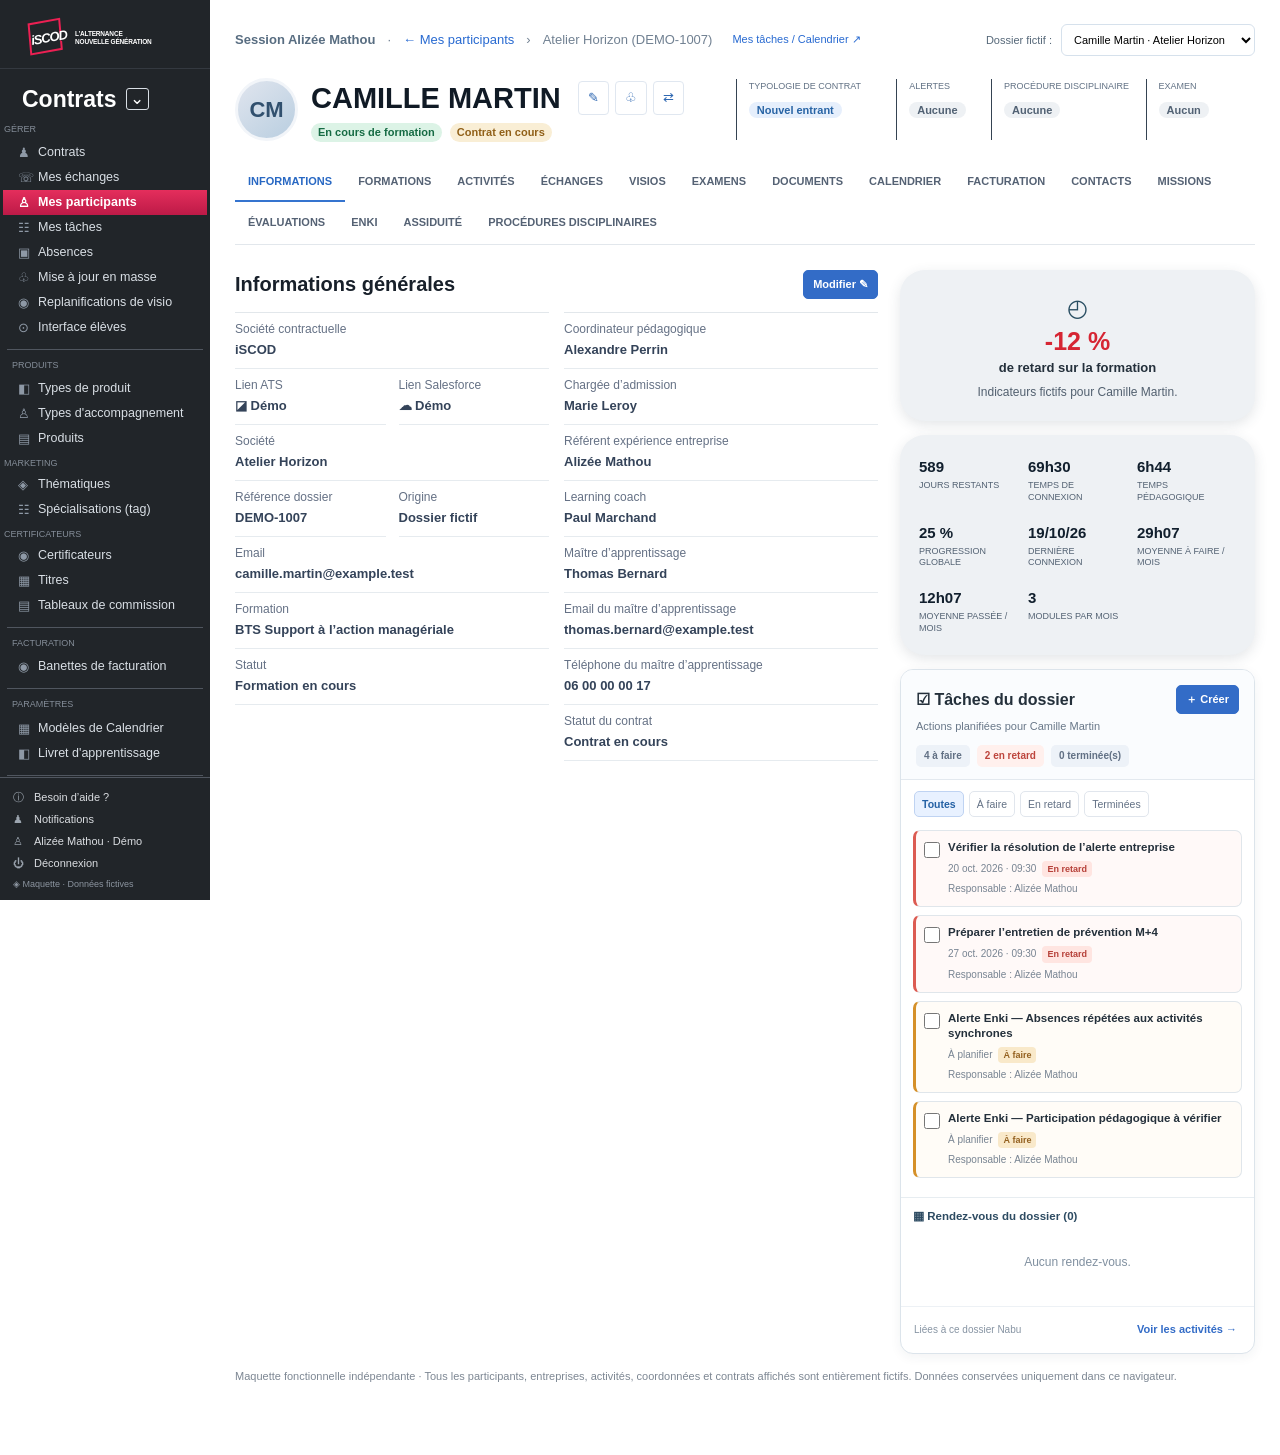
<file: participant.html>
<!doctype html>
<html lang="fr">
<head>
<meta charset="utf-8">
<meta name="viewport" content="width=device-width, initial-scale=1">
<title>Nabu — Fiche participant · Maquette unifiée</title>
<style>
:root{--pink:#d72c59;--pink-dark:#b91e48;--nav:#212529;--nav-text:#d9e0e7;--blue:#336cc7;--teal:#087b89;--orange:#d18b20;--green:#238858;--muted:#718092;--line:#dce4eb;--shadow:0 3px 12px rgba(33,46,64,.06)}
*{box-sizing:border-box}html,body{margin:0;min-height:100%;font:13px/1.4 "Segoe UI",Arial,sans-serif;color:#24303b;background:#fff}button,input,textarea,select{font:inherit}button{cursor:pointer}button:focus-visible,input:focus-visible,textarea:focus-visible,select:focus-visible,[tabindex="0"]:focus-visible{outline:2px solid #2775d1;outline-offset:2px}a{color:#286ad1;text-decoration:none}a:hover{text-decoration:underline}
button{transition:background .14s,border-color .14s}.btn{display:inline-flex;align-items:center;justify-content:center;gap:6px;padding:9px 12px;background:#fff;border:1px solid #dae2ea;border-radius:5px;color:#405368;font-weight:650;white-space:nowrap}.btn:hover{background:#f3f6fa}.btn.primary{background:var(--blue);border-color:var(--blue);color:#fff}.btn.primary:hover{background:#225caf}.btn.pink{background:var(--pink);border-color:var(--pink);color:#fff}.btn.small{padding:6px 9px;font-size:11px}.btn.link{border:0;background:transparent;color:var(--blue);padding:4px}.btn:disabled{opacity:.5;cursor:not-allowed}
.shell{display:flex;min-height:100vh}.nav{width:244px;background:var(--nav);color:var(--nav-text);flex:none;position:sticky;top:0;height:100vh;display:flex;flex-direction:column}.logo{height:96px;display:flex;align-items:center;padding:15px 24px;border-bottom:1px solid #313942}.logo-stamp{border:2px solid #ef3b65;transform:rotate(-8deg);padding:7px 9px;color:#fff;font-weight:850;font-style:italic;font-size:18px;letter-spacing:-1px}.logo-caption{font-size:7px;font-weight:700;margin-left:9px;line-height:1.25;color:#fff}.nav-body{padding:19px 6px;flex:1;overflow:auto}.nav-select{font-size:31px;color:#fff;font-weight:650;margin:0 25px 12px;display:flex;gap:8px;align-items:center}.nav-select span{font-size:16px;border:1px solid #9da5ac;border-radius:4px;padding:0 6px}.nav-label{font-size:12px;font-weight:700;color:#7f8790;margin:10px 6px 5px}.nav-item{display:flex;align-items:center;gap:12px;color:#d9dfe5;padding:5px 20px;font-size:14px;min-height:27px}.nav-item .symbol{width:18px;text-align:center;color:#a0acb8}.nav-item:hover:not(.active){background:#323c47;text-decoration:none}.nav-item.active{background:linear-gradient(90deg,#b8234e,#e53b63);color:#fff;font-weight:650}.nav-item.active .symbol{color:#fff}.nav-divider{height:1px;background:#46505b;margin:17px 4px}.nav-bottom{padding:14px 25px 22px;border-top:1px solid #3b4652;line-height:2;color:#d8dce0}
.content{min-width:0;flex:1}.page{padding:24px 25px 60px;max-width:1750px;margin:auto}.breadcrumb{color:#718192;font-size:13px;margin-bottom:22px}.breadcrumb a{color:#286ad1}
.identity{display:grid;grid-template-columns:minmax(365px,1fr) minmax(510px,1.08fr);align-items:center;gap:20px;margin-bottom:19px}.who{display:flex;align-items:center;gap:13px;min-width:0}.avatar{flex:none;border-radius:50%;width:63px;height:63px;background:linear-gradient(140deg,#e0e5ee,#b9cee0);border:3px solid #f2f5f9;display:grid;place-items:center;font-size:22px;color:#31506e;font-weight:750}.who-main{min-width:0}.who-title{display:flex;align-items:center;gap:17px;flex-wrap:wrap}.who h1{font-size:29px;font-weight:750;margin:0;color:#101a25}.badges{display:flex;gap:8px;margin-top:4px;flex-wrap:wrap}.chip{font-size:11px;display:inline-block;padding:2px 7px;border-radius:20px;font-weight:750}.chip.green{background:#dcf3e6;color:#166b44}.chip.amber{background:#f9eed5;color:#906018}.chip.blue{background:#e4edfc;color:#2c62ab}.chip.gray{background:#eef1f5;color:#66717d}.identity-icons{display:flex;gap:6px}.icon-btn{border:1px solid #e0e7f0;background:#fff;color:#2f68b2;padding:7px 9px;border-radius:4px}
.header-status{display:grid;grid-template-columns:1.1fr .65fr 1.06fr .75fr;min-height:61px}.status-slot{padding:1px 12px 0;border-left:1px solid #354352}.status-slot small{font-size:9px;color:#617184;text-transform:uppercase;display:block;white-space:nowrap;margin-bottom:8px}.status-slot b{font-size:11px;color:#665026;font-weight:750;background:#fbefd1;padding:2px 8px;border-radius:12px}.status-slot .type{color:#2864a5;background:#e6effc}.status-slot .none{background:#eef1f4;color:#526274}
.tabs{display:flex;gap:0;align-items:center;flex-wrap:wrap;border-bottom:1px solid #e2e7ec;margin-top:2px;margin-bottom:25px}.tab{border:none;background:transparent;color:#556274;font-size:11px;padding:13px 13px 11px;white-space:nowrap;border-bottom:2px solid transparent;font-weight:600}.tab.active{border-bottom-color:#3574cf;color:#2868c3}.tab:hover:not(.active){background:#f4f7fa;color:#265eaf}
.main-layout{display:grid;grid-template-columns:minmax(480px,1fr) 355px;gap:22px;align-items:start}.left-pane{min-width:0}.right-pane{min-width:0}.section-heading{display:flex;justify-content:space-between;align-items:center;margin:0 0 13px;gap:10px}.section-heading h2{font-size:20px;margin:0;color:#18202a;font-weight:700}.info-columns{display:grid;grid-template-columns:1fr 1fr;gap:15px}.info-section{border-top:1px solid #e2e7eb}.info-field{border-bottom:1px solid #e6ebef;padding:8px 0 9px}.info-field-label{font-size:12px;color:#657185}.info-field strong{display:block;font-size:13px;margin-top:3px;color:#344359}.info-field a{display:block;margin-top:3px}.info-pair{display:grid;grid-template-columns:1fr 1fr;gap:13px}.info-note{font-size:11px;color:#73808c;margin-top:20px}
.statistics{background:#eef1f4;border-radius:25px;padding:21px 19px;box-shadow:0 4px 13px #35425222;margin:0 0 14px}.stats-hero{text-align:center;margin-bottom:0}.stats-hero .gauge{font-size:24px;color:#294e62}.stats-hero b{font-size:25px;color:#d62533;display:block}.stats-hero strong{font-size:13px;display:block}.stats-hero p{font-size:12px;color:#52606f;margin:6px 0 0}.stat-grid{display:grid;grid-template-columns:repeat(3,minmax(0,1fr));gap:19px 10px}.stat{min-width:0}.stat b{font-size:15px;display:block;color:#111f2d}.stat small{display:block;font-size:9px;text-transform:uppercase;color:#526172;line-height:1.25;margin-top:3px}
.task-widget{background:#fff;border:1px solid #dce4eb;border-radius:13px;box-shadow:var(--shadow);overflow:hidden}.task-widget.sticky{position:sticky;top:15px}.task-widget-top{background:#fafcfe;border-bottom:1px solid #e3e9ef;padding:15px 15px 12px}.task-widget-heading{display:flex;gap:10px;justify-content:space-between;align-items:center}.task-widget-heading h2{margin:0;font-size:16px;line-height:1.2}.task-widget-desc{font-size:11px;color:#697889;margin:5px 0 0}.task-metrics{display:flex;gap:7px;margin-top:10px;flex-wrap:wrap}.metric{font-size:10px;font-weight:700;background:#edf2f8;color:#617084;padding:4px 8px;border-radius:5px}.metric.danger{color:#bd453d;background:#fff0ed}.task-filters{display:flex;gap:5px;padding:11px 13px 4px;flex-wrap:wrap}.task-filter{font-size:10.5px;border:1px solid #e1e6ed;background:#fff;color:#637185;border-radius:5px;padding:5px 7px}.task-filter.active{background:#e8f1ff;color:#2461a5;border-color:#bfd3f2;font-weight:750}
.task-list{padding:9px 12px 11px;max-height:420px;overflow:auto}.task-row{position:relative;border:1px solid #e0e6eb;border-left:3px solid #d59029;border-radius:7px;padding:9px 8px 10px;display:flex;align-items:flex-start;gap:8px;background:#fffcf7;margin-bottom:8px}.task-row.overdue{border-left-color:#dc5b52;background:#fff9f8}.task-row.done{border-left-color:#2c9568;background:#f1faf4}.task-check{width:16px;height:16px;flex:none;accent-color:#248858;margin:2px 0 0;cursor:pointer}.task-row-button{flex:1;text-align:left;border:none;background:none;padding:0;min-width:0;color:inherit}.task-row-button:hover .task-row-title{text-decoration:underline}.task-row-title{font-weight:700;font-size:11.5px;display:block;line-height:1.35}.task-row-details{margin-top:5px;font-size:10px;color:#788492;display:flex;gap:6px;align-items:center;flex-wrap:wrap}.task-status{font-size:9px;font-weight:750;border-radius:4px;padding:2px 5px;background:#f9e9ca;color:#93601f}.task-status.overdue{background:#ffe5e1;color:#b64039}.task-status.done{background:#d9f1e2;color:#1d7d50}.task-footer{border-top:1px solid #edf1f5;padding:11px 13px;display:flex;gap:6px;justify-content:space-between;align-items:center}
.linked-events{border-top:1px solid #e7edf1;padding:10px 12px 5px}.linked-events h3{font-size:11.5px;margin:0 0 8px;color:#2d4b62}.linked-event{display:flex;align-items:start;gap:7px;background:#f4fafa;border-left:3px solid var(--teal);border-radius:4px;margin-bottom:6px;padding:7px 8px;font-size:10.5px}.linked-event-main{flex:1;min-width:0}.linked-event-main strong{display:block;font-size:10.5px}.linked-event-main small{display:block;margin-top:3px;color:#687887}.linked-event a{align-self:center;font-size:10px;white-space:nowrap}
.nav a.nav-item{color:#d9dfe5}
.task-footnote{font-size:10px;color:#8794a3}
.activities-heading{display:flex;justify-content:space-between;align-items:center;gap:12px;margin-bottom:15px}.activities-heading h2{font-size:20px;margin:0}.activities-actions{display:flex;gap:7px;flex-wrap:wrap}.activity-filters{background:#f6f8fa;padding:11px 12px;border-radius:5px}.activity-filter-buttons{display:flex;gap:7px;flex-wrap:wrap}.filter-pill{border:1px solid #c9d3dc;border-radius:4px;padding:5px 9px;background:#fff;color:#48596a;font-size:10.5px}.filter-pill.active{background:#e6edf7;border-color:#c0cddd;color:#1b528e;font-weight:750}.activity-search{margin-top:11px;display:flex;gap:8px}.activity-search input{flex:1;min-width:0;border:1px solid #dae2e9;border-radius:5px;padding:9px}.activity-search button{flex:none}
.feed{padding-top:22px}.activity-card{position:relative;display:grid;grid-template-columns:43px 1fr;gap:9px;margin-bottom:13px}.activity-round{width:39px;height:39px;border-radius:50%;border:1px solid #aebfc8;background:#fff;display:grid;place-items:center;color:#6e8190;font-size:16px;margin-top:16px}.activity-body{border:1px solid #d6dce2;box-shadow:0 2px 8px #1c273112;border-radius:8px;overflow:hidden}.activity-header{display:flex;gap:9px;align-items:center;justify-content:space-between;padding:12px 13px;border-bottom:1px solid #e6eaee}.activity-meta{min-width:0;font-size:11px;color:#455260}.activity-meta b{font-weight:700;color:#2b3845}.activity-type{font-size:10px;color:#7b8997;margin-top:3px}.activity-operations{display:flex;gap:5px;flex-wrap:wrap;justify-content:flex-end}.activity-content{padding:13px;min-height:49px;font-size:12px;color:#1d2a35}.activity-content p{margin:0;line-height:1.6}.activity-links{padding:0 13px 12px;display:flex;gap:6px;flex-wrap:wrap}.linked-task{border:1px solid #b7d6cb;background:#e6f6ee;border-radius:5px;padding:5px 8px;font-size:10px;color:#216749;font-weight:750}.linked-task.overdue{border-color:#f2c2bf;background:#fff0ef;color:#bd473f}.linked-task.done{background:#dcefe4}.linked-task:hover{filter:brightness(.97)}
.empty{color:#8090a0;font-size:12px;text-align:center;padding:18px 10px}.demo-note{color:#7d8793;font-size:11px;margin-top:15px}
.overlay{display:none;position:fixed;inset:0;background:#14233686;z-index:100;align-items:center;justify-content:center;padding:15px}.overlay.open{display:flex}.dialog{background:#fff;border-radius:12px;width:min(520px,100%);box-shadow:0 12px 60px #0003;max-height:94vh;overflow:auto}.dialog-header{display:flex;align-items:center;justify-content:space-between;padding:18px 20px;border-bottom:1px solid #dfe5ec}.dialog-header h2{font-size:18px;margin:0}.close{background:none;border:0;font-size:22px;color:#6c7783;line-height:1}.dialog-body{padding:18px 20px}.field{display:flex;flex-direction:column;gap:6px;margin-bottom:13px}.field label{font-size:11px;color:#4e5e70;font-weight:700}.field input,.field textarea,.field select{padding:10px;border-radius:6px;border:1px solid #d6dee7;width:100%;color:#293a4c}.field textarea{min-height:76px;resize:vertical}.field-grid{display:grid;grid-template-columns:1fr 1fr;gap:12px}.dialog-actions{display:flex;gap:8px;justify-content:flex-end;padding:14px 20px;border-top:1px solid #e8edf2}.context-details{padding:18px 20px 2px}.context-status{margin-bottom:14px}.context-line{display:grid;grid-template-columns:115px 1fr;gap:10px;padding:8px 0;border-bottom:1px solid #edf0f3;font-size:12px}.context-line span{color:#748394}.context-line strong{color:#2b3b4a;font-weight:650;overflow-wrap:anywhere}.context-comment{margin-top:12px;color:#546575;line-height:1.5;background:#f5f8fb;border-radius:6px;padding:11px}.context-actions{padding:17px 20px;display:flex;gap:7px;flex-wrap:wrap}.alert{display:none;position:fixed;bottom:20px;right:20px;padding:11px 17px;border-radius:8px;background:#2a3c50;color:#fff;z-index:200;box-shadow:0 6px 18px #0003}.alert.open{display:block}
@media(max-width:1270px){.nav{width:200px}.identity{grid-template-columns:1fr}.header-status{max-width:780px}.main-layout{grid-template-columns:minmax(340px,1fr) 320px;gap:13px}.info-columns{grid-template-columns:1fr}.page{padding:19px}}
@media(max-width:930px){.nav{width:62px}.logo{padding:10px}.logo-stamp{font-size:12px}.logo-caption,.nav-select,.nav-label,.nav-item .nav-text,.nav-bottom,.nav-divider{display:none}.nav-item{justify-content:center;padding:10px 0}.nav-item .symbol{font-size:17px}.main-layout{grid-template-columns:1fr}.right-pane{grid-row:auto}.task-widget.sticky{position:static}.statistics{max-width:none}.info-columns{grid-template-columns:1fr 1fr}}
@media(max-width:610px){.page{padding:14px 10px}.who h1{font-size:22px}.identity{grid-template-columns:minmax(0,1fr)}.header-status{grid-template-columns:1fr 1fr;gap:10px}.status-slot{min-height:45px}.info-columns{grid-template-columns:1fr}.field-grid{grid-template-columns:1fr}.activity-header{flex-direction:column;align-items:flex-start}.activity-operations{justify-content:flex-start}.tabs{max-height:97px;overflow:auto}.who-title{gap:8px}}
</style>
<link rel="stylesheet" href="shared-nav.css">
</head>
<body>
<div class="shell">
 <aside class="nav" aria-label="Navigation Nabu (maquette)"><div class="iscod-brand" aria-label="iSCOD — L’alternance nouvelle génération"><div class="iscod-stamp"><span>iSCOD</span></div><div class="iscod-tagline">L’ALTERNANCE<br>NOUVELLE GÉNÉRATION</div></div><div class="nav-group-head"><span>Contrats</span><span class="nav-switch">⌄</span></div><div class="nav-scroll"><div class="nav-small nav-first">GÉRER</div><a href="#" class="nav-item" onclick="return false"><span class="nav-icon">♟</span>Contrats</a><a href="#" class="nav-item" onclick="return false"><span class="nav-icon">☏</span>Mes échanges</a><a href="participants.html" class="nav-item active" aria-current="page" title="Afficher la liste des participants"><span class="nav-icon">♙</span>Mes participants</a><a href="index.html" class="nav-item"><span class="nav-icon">☷</span>Mes tâches</a><a href="#" class="nav-item" onclick="return false"><span class="nav-icon">▣</span>Absences</a><a href="#" class="nav-item" onclick="return false"><span class="nav-icon">♧</span>Mise à jour en masse</a><a href="#" class="nav-item" onclick="return false"><span class="nav-icon">◉</span>Replanifications de visio</a><a href="#" class="nav-item" onclick="return false"><span class="nav-icon">⊙</span>Interface élèves</a><div class="nav-section"><div class="nav-small">PRODUITS</div></div><a href="#" class="nav-item" onclick="return false"><span class="nav-icon">◧</span>Types de produit</a><a href="#" class="nav-item" onclick="return false"><span class="nav-icon">♙</span>Types d'accompagnement</a><a href="#" class="nav-item" onclick="return false"><span class="nav-icon">▤</span>Produits</a><div class="nav-small nav-subsection">MARKETING</div><a href="#" class="nav-item" onclick="return false"><span class="nav-icon">◈</span>Thématiques</a><a href="#" class="nav-item" onclick="return false"><span class="nav-icon">☷</span>Spécialisations (tag)</a><div class="nav-small nav-subsection">CERTIFICATEURS</div><a href="#" class="nav-item" onclick="return false"><span class="nav-icon">◉</span>Certificateurs</a><a href="#" class="nav-item" onclick="return false"><span class="nav-icon">▦</span>Titres</a><a href="#" class="nav-item" onclick="return false"><span class="nav-icon">▤</span>Tableaux de commission</a><div class="nav-section"><div class="nav-small">FACTURATION</div></div><a href="#" class="nav-item" onclick="return false"><span class="nav-icon">◉</span>Banettes de facturation</a><div class="nav-section"><div class="nav-small">PARAMÈTRES</div></div><a href="#" class="nav-item" onclick="return false"><span class="nav-icon">▦</span>Modèles de Calendrier</a><a href="#" class="nav-item" onclick="return false"><span class="nav-icon">◧</span>Livret d'apprentissage</a><div class="nav-section"></div><a href="#" class="nav-item" onclick="return false"><span class="nav-icon">◩</span>Rapports</a></div><div class="nav-footer"><a href="#" onclick="return false"><span>ⓘ</span>Besoin d’aide ?</a><a href="#" onclick="return false"><span>♟</span>Notifications</a><a href="#" onclick="return false"><span>♙</span>Alizée Mathou · Démo</a><a href="#" onclick="return false"><span>⏻</span>Déconnexion</a><div class="nav-version">◈ Maquette · Données fictives</div></div></aside>
 <main class="content"><div class="page">
  <div class="breadcrumb" style="display:flex;align-items:center;gap:12px;flex-wrap:wrap"><span style="font-weight:650;color:#586d81">Session Alizée Mathou</span><span>·</span><a href="participants.html">← Mes participants</a><span>›</span><span id="breadcrumbParticipant">Fiche participant</span><a href="index.html" style="font-size:11px;margin-left:8px">Mes tâches / Calendrier ↗</a><label style="margin-left:auto;color:#566879;font-size:11px">Dossier fictif : <select id="participantPicker" aria-label="Choisir une fiche participant" style="margin-left:6px;padding:8px;max-width:260px;border:1px solid #d6e1ec;border-radius:6px;background:white"></select></label></div>
  <header class="identity">
   <div class="who"><div class="avatar" id="participantAvatar" aria-label="Avatar fictif">CM</div><div class="who-main"><div class="who-title"><h1 id="participantName">Camille MARTIN</h1><div class="identity-icons" aria-label="Actions du dossier"><button class="icon-btn" data-disabled-demo title="Fonction hors périmètre">✎</button><button class="icon-btn" data-disabled-demo title="Fonction hors périmètre">♧</button><button class="icon-btn" data-disabled-demo title="Fonction hors périmètre">⇄</button></div></div><div class="badges"><span class="chip green">En cours de formation</span><span class="chip amber">Contrat en cours</span></div></div></div>
   <div class="header-status"><div class="status-slot"><small>Typologie de contrat</small><b class="type">Nouvel entrant</b></div><div class="status-slot"><small>Alertes</small><b class="none">Aucune</b></div><div class="status-slot"><small>Procédure disciplinaire</small><b class="none">Aucune</b></div><div class="status-slot"><small>Examen</small><b class="none">Aucun</b></div></div>
  </header>
  <nav class="tabs" id="tabs" aria-label="Onglets participant">
   <button type="button" class="tab active" data-tab="info" aria-current="page">INFORMATIONS</button>
   <button type="button" class="tab" data-tab="formations">FORMATIONS</button>
   <button type="button" class="tab" data-tab="activities">ACTIVITÉS</button>
   <button type="button" class="tab" data-tab="echanges">ÉCHANGES</button>
   <button type="button" class="tab" data-tab="visios">VISIOS</button>
   <button type="button" class="tab" data-tab="examens">EXAMENS</button>
   <button type="button" class="tab" data-tab="documents">DOCUMENTS</button>
   <button type="button" class="tab" data-tab="calendrier">CALENDRIER</button>
   <button type="button" class="tab" data-tab="facturation">FACTURATION</button>
   <button type="button" class="tab" data-tab="contacts">CONTACTS</button>
   <button type="button" class="tab" data-tab="missions">MISSIONS</button>
   <button type="button" class="tab" data-tab="evaluations">ÉVALUATIONS</button>
   <button type="button" class="tab" data-tab="enki">ENKI</button>
   <button type="button" class="tab" data-tab="assiduite">ASSIDUITÉ</button>
   <button type="button" class="tab" data-tab="disciplinaire">PROCÉDURES DISCIPLINAIRES</button>
  </nav>
  <div id="pageArea"></div>
  <p class="demo-note">Maquette fonctionnelle indépendante · Tous les participants, entreprises, activités, coordonnées et contrats affichés sont entièrement fictifs. Données conservées uniquement dans ce navigateur.</p>
 </div></main>
</div>
<div id="taskDialog" class="overlay" role="presentation">
 <div class="dialog" role="dialog" aria-modal="true" aria-labelledby="dialogTitle"><div class="dialog-header"><h2 id="dialogTitle">Nouvelle tâche</h2><button type="button" class="close" data-close aria-label="Fermer">×</button></div>
 <form id="taskForm"><div class="dialog-body">
  <div class="field"><label for="taskTitle">Intitulé de la tâche *</label><input id="taskTitle" maxlength="160" required placeholder="Ex. Relancer le maître d’apprentissage"></div>
  <div class="field-grid"><div class="field"><label for="taskDate">Date planifiée</label><input id="taskDate" type="date"></div><div class="field"><label for="taskTime">Heure (facultative)</label><input id="taskTime" type="time" step="900"></div></div>
  <div class="field"><label for="taskComment">Commentaire (facultatif)</label><textarea id="taskComment" maxlength="1200" placeholder="Contexte et précisions utiles…"></textarea></div>
  <div id="taskActivityInfo" class="chip blue" style="display:none"></div>
  <p class="demo-note">Tâche rattachée automatiquement au participant fictif Camille MARTIN.</p>
 </div><div class="dialog-actions"><button type="button" class="btn" data-close>Annuler</button><button class="btn primary" type="submit">Enregistrer</button></div></form>
 </div>
</div>
<div id="detailDialog" class="overlay" role="presentation">
 <div class="dialog" role="dialog" aria-modal="true" aria-labelledby="detailTitle"><div class="dialog-header"><h2 id="detailTitle">Détail de la tâche</h2><button type="button" class="close" data-close aria-label="Fermer">×</button></div><div id="detailContent"></div></div>
</div>
<div id="activityDialog" class="overlay" role="presentation">
 <div class="dialog" role="dialog" aria-modal="true" aria-labelledby="activityDialogTitle"><div class="dialog-header"><h2 id="activityDialogTitle">Nouvelle activité</h2><button type="button" class="close" data-close aria-label="Fermer">×</button></div>
 <form id="activityForm"><div class="dialog-body"><div class="field"><label for="activityType">Type d'activité</label><select id="activityType"><option value="Suivi">Suivi</option><option value="Atteint">Atteint</option><option value="Rdv">Rendez-vous</option><option value="Commentaire">Commentaire</option></select></div><div class="field"><label for="activityText">Commentaire *</label><textarea id="activityText" required maxlength="1200"></textarea></div></div><div class="dialog-actions"><button type="button" class="btn" data-close>Annuler</button><button type="submit" class="btn primary">Créer l’activité</button></div></form>
 </div>
</div>
<div id="alert" class="alert" role="status" aria-live="polite"></div>
<script src="shared.js"></script>
<script>
(function(){
"use strict";
var $=function(q){return document.querySelector(q)}, $$=function(q){return Array.from(document.querySelectorAll(q))};
function dateKey(d){var x=new Date(d);return x.getFullYear()+"-"+String(x.getMonth()+1).padStart(2,"0")+"-"+String(x.getDate()).padStart(2,"0")}
function plusDays(k,n){var d=new Date(k+"T12:00:00");d.setDate(d.getDate()+n);return dateKey(d)}
function formatDate(k){if(!k)return "À planifier";var d=new Date(k+"T12:00:00");return new Intl.DateTimeFormat("fr-FR",{day:"numeric",month:"short",year:"numeric"}).format(d)}
function formatDateTime(k){return new Intl.DateTimeFormat("fr-FR",{day:"numeric",month:"short",year:"numeric",hour:"2-digit",minute:"2-digit"}).format(new Date(k))}
function esc(s){return String(s==null?"":s).replace(/[&<>"']/g,function(c){return {"&":"&amp;","<":"&lt;",">":"&gt;",'"':"&quot;","'":"&#39;"}[c]})}
function uid(){return "demo-"+Date.now().toString(36)+"-"+Math.random().toString(36).slice(2,8)}
var today=dateKey(new Date());
if(!window.NabuDemo)throw Error("Fichier shared.js requis pour la maquette unifiée");
window.NabuDemo.ensure();
var requested=new URLSearchParams(window.location.search).get("contract")||"DEMO-1007";
var currentId=window.NabuDemo.findContract(requested)?requested:"DEMO-1007";
var profile=window.NabuDemo.findContract(currentId);
var state={tasks:window.NabuDemo.getItems(),activities:window.NabuDemo.getActivities(currentId)};
function persist(){window.NabuDemo.saveItems(state.tasks);window.NabuDemo.saveActivities(currentId,state.activities)}
function reloadState(){state={tasks:window.NabuDemo.getItems(),activities:window.NabuDemo.getActivities(currentId)}}
function taskTime(t){if(typeof t.minute==="number"){return String(Math.floor(t.minute/60)).padStart(2,"0")+":"+String(t.minute%60).padStart(2,"0")}return t.time||""}
function getEvents(){return state.tasks.filter(function(t){return t.kind==="event"&&t.contractId===currentId}).sort(function(a,b){return (a.date||"").localeCompare(b.date||"")||(a.minute||0)-(b.minute||0)})}
var tab="info",taskFilter="all",activityFilter="all",activitySearch="",editingTask=null,linkingActivity=null,detailTaskId=null;
function getTask(id){return state.tasks.find(function(t){return t.id===id&&t.kind==="task"&&t.contractId===currentId})||null}
function getActivity(id){return state.activities.find(function(t){return t.id===id})||null}
function taskStatus(t){return t.done?"done":t.date&&t.date<today?"overdue":"open"}
function statusLabel(t){return {done:"Terminée",overdue:"En retard",open:"À faire"}[taskStatus(t)]}
function activeTasks(){return state.tasks.filter(function(t){return t.kind==="task"&&t.contractId===currentId&&!t.archived})}
function toast(msg){var el=$("#alert");el.textContent=msg;el.classList.add("open");clearTimeout(toast.timer);toast.timer=setTimeout(function(){el.classList.remove("open")},2400)}
function linkedEvents(){var list=getEvents();return '<div class="linked-events"><h3>▦ Rendez-vous du dossier ('+list.length+')</h3>'+(list.length?list.slice(0,7).map(function(t){return '<div class="linked-event"><div class="linked-event-main"><strong>'+esc(t.title)+'</strong><small>'+esc(formatDate(t.date))+' · '+esc(taskTime(t))+' · '+esc(t.sourceDetail||t.origin||"Nabu")+(t.outlookReadOnly?' · Lecture seule':'')+'</small></div><a href="index.html?task='+encodeURIComponent(t.id)+'" title="Voir ce rendez-vous dans le calendrier">Calendrier ↗</a></div>'}).join(""):'<p class="empty">Aucun rendez-vous.</p>')+'</div>'}
function widget(sticky){var all=activeTasks(),open=all.filter(function(x){return !x.done}).length,overdue=all.filter(function(x){return taskStatus(x)==="overdue"}).length;
var filtered=all.filter(function(t){return taskFilter==="all"||taskStatus(t)===taskFilter}).sort(function(a,b){var av=a.done?2:taskStatus(a)==="overdue"?0:1,bv=b.done?2:taskStatus(b)==="overdue"?0:1;return av-bv||(a.date||"9999").localeCompare(b.date||"9999")||(a.time||"").localeCompare(b.time||"")});
return '<section class="task-widget '+(sticky?'sticky':'')+'" aria-label="Tâches du participant"><div class="task-widget-top"><div class="task-widget-heading"><h2>☑ Tâches du dossier</h2><button class="btn primary small" data-create-task>＋ Créer</button></div><p class="task-widget-desc">Actions planifiées pour '+esc(profile.apprentice)+'</p><div class="task-metrics"><span class="metric">'+open+' à faire</span><span class="metric danger">'+overdue+' en retard</span><span class="metric">'+all.filter(function(t){return t.done}).length+' terminée(s)</span></div></div>'+
'<div class="task-filters">'+[["all","Toutes"],["open","À faire"],["overdue","En retard"],["done","Terminées"]].map(function(pair){return '<button type="button" class="task-filter '+(taskFilter===pair[0]?'active':'')+'" data-task-filter="'+pair[0]+'">'+pair[1]+'</button>'}).join("")+'</div>'+
'<div class="task-list">'+(filtered.length?filtered.map(function(t){var st=taskStatus(t);return '<div class="task-row '+st+'"><input class="task-check" type="checkbox" data-toggle-task="'+esc(t.id)+'" '+(t.done?'checked':'')+' aria-label="Marquer '+esc(t.title)+' comme terminée"><button type="button" class="task-row-button" data-open-task="'+esc(t.id)+'"><span class="task-row-title">'+esc(t.title)+'</span><div class="task-row-details"><span>'+esc(formatDate(t.date))+(taskTime(t)?' · '+esc(taskTime(t)):'')+'</span><span class="task-status '+st+'">'+statusLabel(t)+'</span></div><div class="task-row-details">Responsable : '+esc(t.owner||profile.xpe)+'</div>'+(t.activityId?'<div class="task-row-details">↗ Liée à une activité</div>':'')+'</button></div>'}).join(""):'<div class="empty">Aucune tâche dans cette catégorie.</div>')+'</div>'+linkedEvents()+
'<div class="task-footer"><span class="task-footnote">Liées à ce dossier Nabu</span><button class="btn link small" data-go-activities>Voir les activités →</button></div></section>';
}
function infoPane(){
var c=profile;
var stats=[
[String(c.remaining),"Jours restants"],
[["69h30","72h10","54h15","83h25","61h40","77h12","69h30"][window.NabuDemo.profiles.indexOf(c)],"Temps de connexion"],
["6h44","Temps pédagogique"],
[c.progress+" %","Progression globale"],
["19/10/26","Dernière connexion"],
["29h07","Moyenne à faire / mois"],
["12h07","Moyenne passée / mois"],
[String(c.modules),"Modules par mois"]];
function field(label,value){return '<div class="info-field"><div class="info-field-label">'+esc(label)+'</div><strong>'+esc(value)+'</strong></div>'}
return '<div class="main-layout"><div class="left-pane"><div class="section-heading"><h2>Informations générales</h2><button class="btn primary small" data-disabled-demo>Modifier ✎</button></div><div class="info-columns"><div class="info-section">'+
 field("Société contractuelle","iSCOD")+
 '<div class="info-pair">'+field("Lien ATS","◪ Démo")+field("Lien Salesforce","☁ Démo")+'</div>'+
 field("Société",c.company)+
 '<div class="info-pair">'+field("Référence dossier",c.id)+field("Origine","Dossier fictif")+'</div>'+
 field("Email",c.apprenticeEmail)+
 field("Formation",c.course)+
 field("Statut","Formation en cours")+
 '</div><div class="info-section">'+
 field("Coordinateur pédagogique",c.cp)+
 field("Chargée d’admission",c.admission)+
 field("Référent expérience entreprise",c.xpe)+
 field("Learning coach",c.coach)+
 field("Maître d’apprentissage",c.maName)+
 field("Email du maître d’apprentissage",c.maEmail)+
 field("Téléphone du maître d’apprentissage",c.maPhone)+
 field("Statut du contrat","Contrat en cours")+
 '</div></div></div>'+
 '<aside class="right-pane"><section class="statistics" aria-label="Retard sur la formation"><div class="stats-hero"><div class="gauge">◴</div><b>-12 %</b><strong>de retard sur la formation</strong><p>Indicateurs fictifs pour '+esc(c.apprentice)+'.</p></div></section>'+
 '<section class="statistics" aria-label="Statistiques pédagogiques fictives"><div class="stat-grid">'+
 stats.map(function(q){return '<div class="stat"><b>'+esc(q[0])+'</b><small>'+esc(q[1])+'</small></div>'}).join("")+
 '</div></section>'+widget(false)+'</aside></div>';
}
function activitiesPane(){
var activities=state.activities.filter(function(a){return (activityFilter==="all"||a.type===activityFilter)&&(!activitySearch||[a.type,a.text,a.author].join(" ").toLowerCase().includes(activitySearch))}).sort(function(a,b){return new Date(b.date)-new Date(a.date)});
var filters=[["all","Tout"],["Suivi","Suivis"],["Atteint","Atteints"],["Rdv","Rendez-vous"],["Commentaire","Commentaires"]];
return '<div class="main-layout"><div class="left-pane"><div class="activities-heading"><h2>Activités</h2><div class="activities-actions"><button class="btn primary small" data-create-activity>Créer activité</button><button class="btn small" data-create-task>＋ Créer une tâche</button></div></div>'+
'<div class="activity-filters"><div class="activity-filter-buttons">'+filters.map(function(p){var n=p[0]==="all"?state.activities.length:state.activities.filter(function(a){return a.type===p[0]}).length;return '<button class="filter-pill '+(activityFilter===p[0]?'active':'')+'" data-activity-filter="'+p[0]+'">'+p[1]+' ('+n+')</button>'}).join("")+'</div><div class="activity-search"><input id="activitySearch" type="search" placeholder="Rechercher une activité" value="'+esc(activitySearch)+'" aria-label="Rechercher une activité"><button type="button" class="btn small" data-reset-activity-search>Effacer</button></div></div>'+
'<div class="feed">'+(activities.length?activities.map(function(a){var linked=activeTasks().filter(function(t){return t.activityId===a.id});
return '<article class="activity-card"><div class="activity-round" aria-hidden="true">'+({Suivi:"☷",Atteint:"☎",Rdv:"▦",Commentaire:"☏"}[a.type]||"◉")+'</div><div class="activity-body"><div class="activity-header"><div class="activity-meta"><b>'+esc(a.type)+'</b> le '+esc(formatDateTime(a.date))+' — par '+esc(a.author)+'<div class="activity-type">'+esc(a.role)+'</div></div><div class="activity-operations"><button class="btn small" data-create-task-linked="'+esc(a.id)+'">＋ Créer une tâche</button></div></div><div class="activity-content"><p>'+esc(a.text)+'</p></div>'+(linked.length?'<div class="activity-links">'+linked.map(function(t){return '<button class="linked-task '+(taskStatus(t)==="overdue"?'overdue':taskStatus(t)==="done"?'done':'')+'" type="button" data-open-task="'+esc(t.id)+'">☑ Tâche liée · '+esc(t.title)+' · '+statusLabel(t)+'</button>'}).join("")+'</div>':'')+'</div></article>'
}).join(""):'<div class="empty">Aucune activité ne correspond au filtre sélectionné.</div>')+'</div></div><aside class="right-pane">'+widget(true)+'</aside></div>';
}
function render(){
$("#participantName").textContent=profile.apprentice.toLocaleUpperCase("fr-FR");
$("#participantAvatar").textContent=profile.apprentice.split(" ").map(function(s){return s.charAt(0)}).slice(0,2).join("").toUpperCase();
$("#breadcrumbParticipant").textContent=profile.company+" ("+currentId+")";
$("#participantPicker").innerHTML=window.NabuDemo.profiles.map(function(c){return '<option value="'+esc(c.id)+'" '+(c.id===currentId?'selected':'')+'>'+esc(c.apprentice+' · '+c.company)+'</option>'}).join("");
if(tab==="info")$("#pageArea").innerHTML=infoPane();else if(tab==="activities")$("#pageArea").innerHTML=activitiesPane();$$(".tab").forEach(function(b){var active=b.dataset.tab===tab;b.classList.toggle("active",active);if(active)b.setAttribute("aria-current","page");else b.removeAttribute("aria-current")})}
function goTab(name){if(name!=="info"&&name!=="activities"){toast("Cet onglet reste visible pour illustrer Nabu ; non développé dans la maquette.");return}tab=name;render();window.scrollTo({top:0,behavior:"smooth"})}
function showOverlay(id){$("#"+id).classList.add("open");document.body.style.overflow="hidden"}
function closeOverlays(){$$(".overlay").forEach(function(x){x.classList.remove("open")});document.body.style.overflow=""}
function openTaskForm(id,activityId){editingTask=id?getTask(id):null;linkingActivity=activityId||(editingTask&&editingTask.activityId)||null;$("#taskDialog").querySelector("#dialogTitle").textContent=editingTask?"Modifier la tâche":"Créer une tâche";
$("#taskTitle").value=editingTask?editingTask.title:"";$("#taskDate").value=editingTask?editingTask.date||"":today;$("#taskTime").value=editingTask?taskTime(editingTask):"";$("#taskComment").value=editingTask?editingTask.comment||"":"";
var linked=getActivity(linkingActivity),info=$("#taskActivityInfo");info.style.display=linked?"inline-block":"none";info.textContent=linked?"Tâche liée à l'activité « "+linked.type+" » du "+formatDateTime(linked.date):"";closeOverlays();showOverlay("taskDialog");$("#taskTitle").focus()}
function openDetail(id){var t=getTask(id);if(!t||t.archived)return;detailTaskId=id;var activity=getActivity(t.activityId),s=taskStatus(t);
$("#detailTitle").textContent=t.title;
$("#detailContent").innerHTML='<div class="context-details"><div class="context-status"><span class="task-status '+s+'">'+statusLabel(t)+'</span></div>'+
'<div class="context-line"><span>Participant</span><strong>'+esc(profile.apprentice)+'</strong></div>'+
'<div class="context-line"><span>Date planifiée</span><strong>'+esc(formatDate(t.date))+(taskTime(t)?' à '+esc(taskTime(t)):'')+'</strong></div>'+
'<div class="context-line"><span>Activité associée</span><strong>'+(activity?esc(activity.type+" du "+formatDateTime(activity.date)):'Aucune')+'</strong></div>'+
'<div class="context-line"><span>Responsable</span><strong>'+esc(t.owner||profile.xpe)+'</strong></div>'+
(t.comment?'<div class="context-comment"><b>Commentaire</b><p>'+esc(t.comment)+'</p></div>':'')+
'</div><div class="context-actions"><button type="button" class="btn primary" data-detail-toggle="'+esc(t.id)+'">'+(t.done?'↶ Rouvrir':'✓ Terminer')+'</button><button type="button" class="btn" data-edit-task="'+esc(t.id)+'">✎ Modifier / Reporter</button>'+(activity?'<button class="btn" data-go-linked-activity="'+esc(activity.id)+'">↗ Voir l’activité liée</button>':'')+'</div>';
closeOverlays();showOverlay("detailDialog")}
function setDone(id,done){var t=getTask(id);if(!t)return;t.done=done;persist();closeOverlays();render();toast(done?"Tâche terminée":"Tâche réouverte")}
$("#taskForm").addEventListener("submit",function(e){e.preventDefault();var title=$("#taskTitle").value.trim();if(!title)return;var task=editingTask||{id:uid(),kind:"task",done:false,archived:false,contractId:currentId,person:profile.apprentice,company:profile.company,origin:"Nabu",maName:profile.maName,owner:window.NabuDemo.currentUser||"Alizée Mathou"};task.title=title;task.date=$("#taskDate").value||null;var value=$("#taskTime").value;task.minute=value?Number(value.slice(0,2))*60+Number(value.slice(3,5)):null;delete task.time;task.comment=$("#taskComment").value.trim();task.activityId=linkingActivity||null;if(!editingTask)state.tasks.push(task);persist();closeOverlays();render();toast(editingTask?"Tâche modifiée":"Tâche créée et rattachée au participant")});
$("#activityForm").addEventListener("submit",function(e){e.preventDefault();var message=$("#activityText").value.trim();if(!message)return;state.activities.unshift({id:uid(),type:$("#activityType").value,text:message,author:profile.xpe,role:"Référente expérience entreprise",date:new Date().toISOString()});persist();closeOverlays();render();toast("Activité enregistrée");$("#activityText").value=""});
document.addEventListener("click",function(e){
var b=e.target.closest("button");
if(b){
if(b.dataset.tab){goTab(b.dataset.tab);return}
if(b.hasAttribute("data-close")){closeOverlays();return}
if(b.hasAttribute("data-create-task")){openTaskForm(null,null);return}
if(b.dataset.createTaskLinked){openTaskForm(null,b.dataset.createTaskLinked);return}
if(b.dataset.openTask){openDetail(b.dataset.openTask);return}
if(b.dataset.editTask){openTaskForm(b.dataset.editTask,null);return}
if(b.dataset.detailToggle){var d=getTask(b.dataset.detailToggle);if(d)setDone(d.id,!d.done);return}
if(b.dataset.toggleTask){return}
if(b.dataset.goLinkedActivity){goTab("activities");closeOverlays();toast("Activité source visible dans le fil d'activités.");return}
if(b.hasAttribute("data-go-activities")){goTab("activities");return}
if(b.dataset.taskFilter){taskFilter=b.dataset.taskFilter;render();return}
if(b.dataset.activityFilter){activityFilter=b.dataset.activityFilter;render();return}
if(b.hasAttribute("data-reset-activity-search")){activitySearch="";render();return}
if(b.hasAttribute("data-create-activity")){closeOverlays();showOverlay("activityDialog");$("#activityText").focus();return}
if(b.hasAttribute("data-disabled-demo")){toast("Action hors du périmètre de cette maquette.");return}
}
if(e.target.classList.contains("overlay"))closeOverlays();
});
document.addEventListener("change",function(e){if(e.target.id==="participantPicker"){currentId=e.target.value;profile=window.NabuDemo.findContract(currentId);reloadState();taskFilter="all";activityFilter="all";activitySearch="";history.replaceState(null,"","participant.html?contract="+encodeURIComponent(currentId));render();return}if(e.target.matches("[data-toggle-task]")){var t=getTask(e.target.dataset.toggleTask);if(t)setDone(t.id,e.target.checked)}});
document.addEventListener("input",function(e){if(e.target.id==="activitySearch"){var pos=e.target.selectionStart;activitySearch=e.target.value.trim().toLowerCase();render();var field=$("#activitySearch");if(field){field.focus();field.setSelectionRange(Math.min(pos,field.value.length),Math.min(pos,field.value.length))}}});
document.addEventListener("keydown",function(e){if(e.key==="Escape")closeOverlays()});
window.addEventListener("pageshow",function(){reloadState();render()});
window.addEventListener("storage",function(e){if(e.key===window.NabuDemo.itemsKey||e.key==="nabu-demo-activities-v1"){reloadState();render()}});
render();
})();
</script>
</body>
</html>
</file>
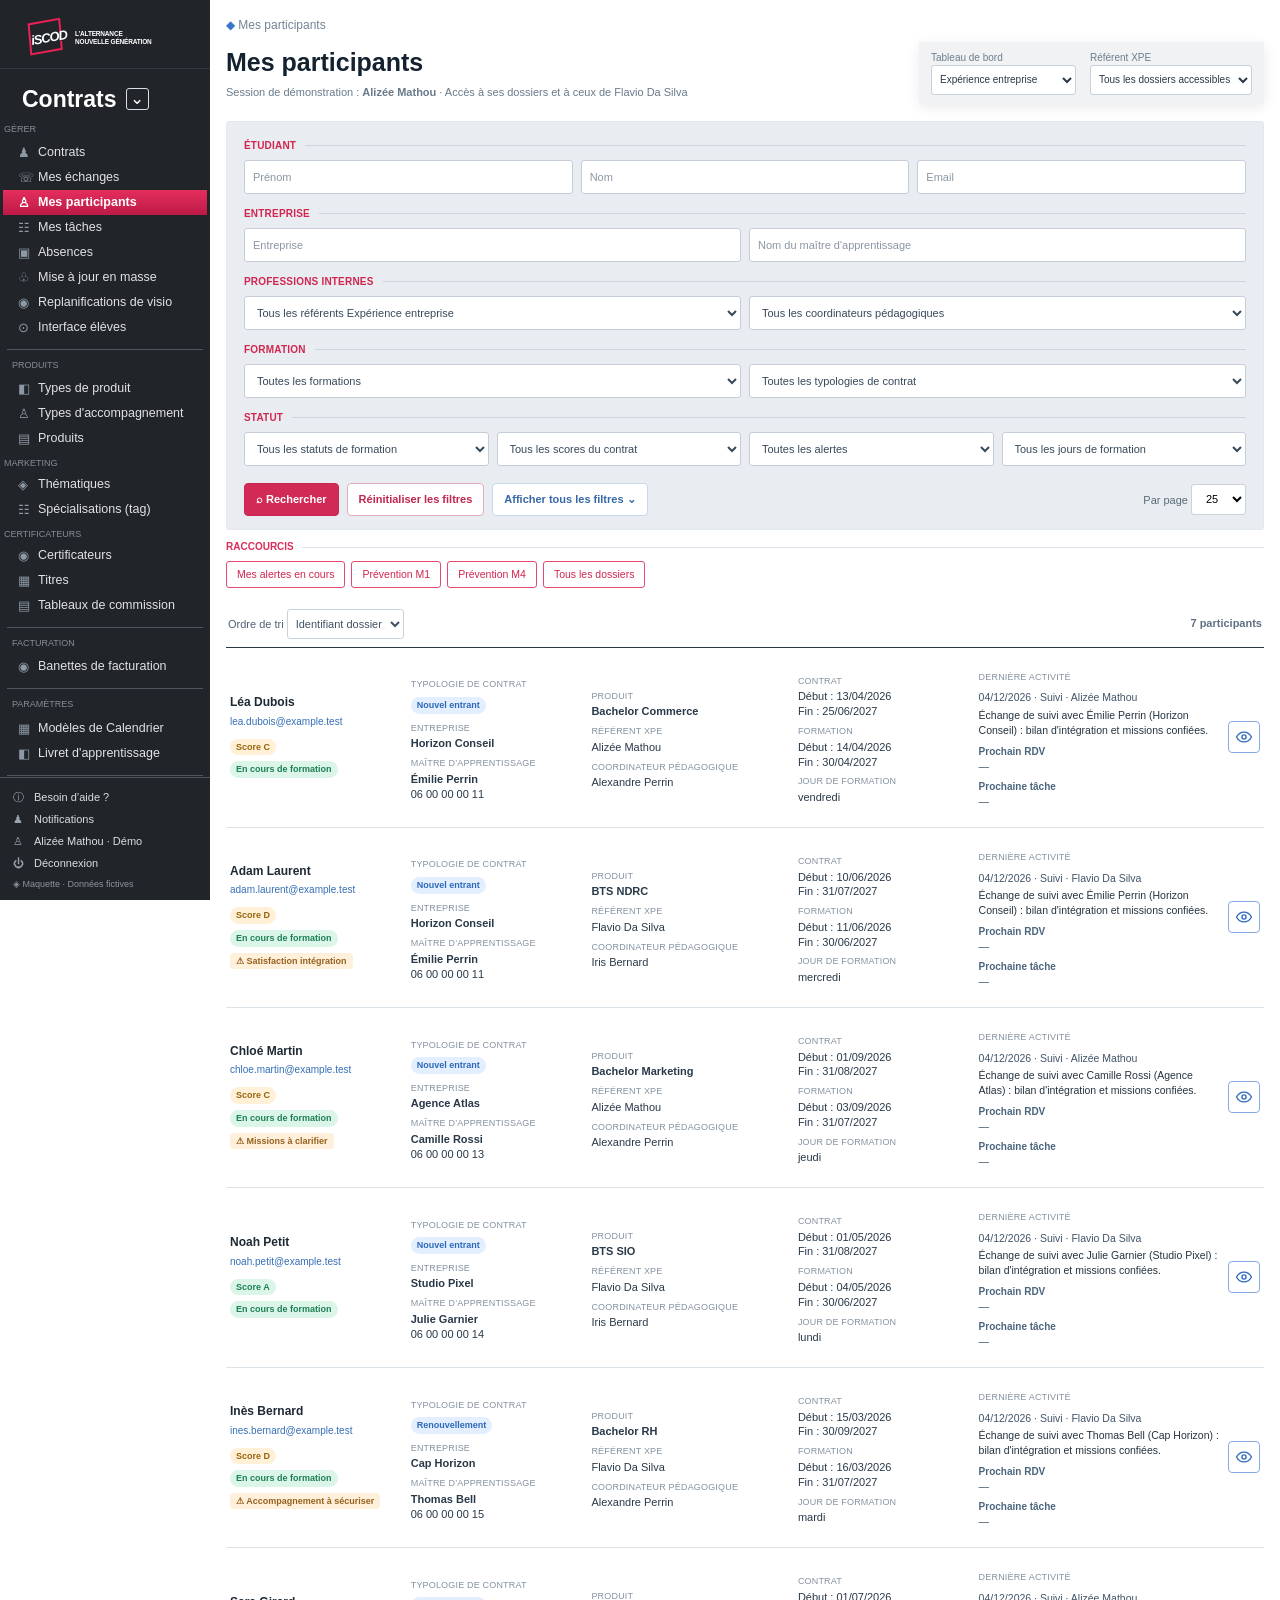
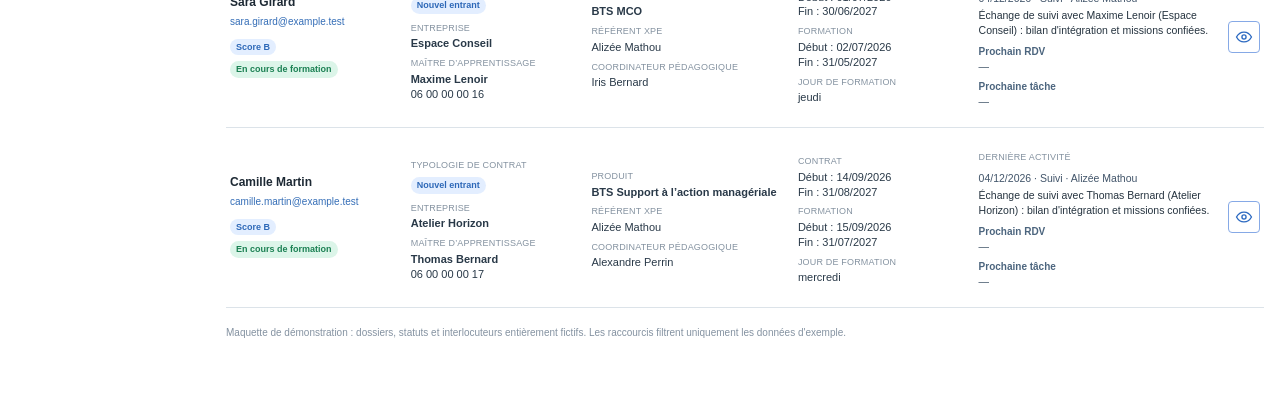
<file: participants.html>
<!doctype html>
<html lang="fr">
<head>
<meta charset="utf-8">
<meta name="viewport" content="width=device-width,initial-scale=1">
<title>Nabu — Mes participants · Maquette unifiée</title>
<style>
:root{--pink:#d12650;--nav:#212529;--blue:#356fcb;--text:#25333f;--muted:#657586;--line:#d9e0e7;--pale:#eef0f3}
*{box-sizing:border-box}html,body{margin:0;min-height:100%;font:13px/1.4 "Segoe UI",Arial,sans-serif;color:var(--text);background:#fff}button,select,input{font:inherit}button{cursor:pointer}a{text-decoration:none;color:#2d70c9}a:hover{text-decoration:underline}
.app{display:flex;min-height:100vh;width:100%}.workspace-list{flex:1;min-width:0}.page-wrap{padding:20px 22px 60px;width:100%;max-width:1800px;margin:0 auto}
.breadcrumb{color:#748496;margin-bottom:8px;font-size:12px}.breadcrumb a{color:#58768c}.breadcrumb .home{color:#3777c9}.page-top{display:flex;align-items:center;justify-content:space-between;gap:15px;margin:0 0 17px}.page-top h1{font-size:25px;font-weight:700;color:#14222f;margin:0}.top-actions{background:#f0f2f4;padding:9px 12px;display:flex;align-items:end;gap:14px;box-shadow:0 3px 12px #1f293019}.top-actions label{font-size:10px;color:#6d7e8e;display:flex;flex-direction:column}.top-actions select{min-width:145px;max-width:230px;border:1px solid #c8d0da;background:#fff;color:#293847;height:30px;padding:4px;border-radius:3px}
.filters{padding:17px 17px 13px;background:#e9edf1;border:1px solid #e2e8ed;border-radius:3px}.group{margin:0 0 13px}.group-heading{display:flex;align-items:center;gap:9px;color:#d12650;font-size:10px;text-transform:uppercase;font-weight:730;letter-spacing:.02em;margin:0 0 7px}.group-heading:after{content:"";height:1px;background:#ccd4dc;flex:1}.filter-grid{display:grid;grid-template-columns:repeat(4,minmax(0,1fr));gap:8px}.filter-grid.cols3{grid-template-columns:repeat(3,minmax(0,1fr))}.filter-grid.cols2{grid-template-columns:repeat(2,minmax(0,1fr))}.filter-control{width:100%;height:34px;border:1px solid #c5ced8;border-radius:3px;background:#fff;color:#38495a;padding:6px 8px;font-size:11px;min-width:0}.filter-control::placeholder{color:#8a96a3}.filter-caption{display:block;font-size:9px;color:#738293;text-transform:uppercase;margin:0 0 2px}.filter-field{min-width:0}.filter-field .filter-control{height:34px}.filter-actions{display:flex;align-items:center;gap:8px;margin-top:17px;flex-wrap:wrap}.button{display:inline-flex;gap:7px;align-items:center;justify-content:center;border:1px solid #cfced3;padding:8px 11px;border-radius:4px;background:white;font-size:11px;font-weight:650;color:#526277;white-space:nowrap}.button:hover{background:#f9fafb}.button.search{background:#d12a56;border-color:#c92751;color:white}.button.reset{border-color:#e0adbd;color:#c2254d}.button.ghost{color:#3668a6;border-color:#c5d8ef}.per-page{margin-left:auto;font-size:11px;color:#596978;white-space:nowrap}.per-page select{height:31px;border:1px solid #cad2da;border-radius:3px;background:white;padding:0 10px}
.shortcuts{padding:10px 0 9px}.shortcuts-heading{display:flex;align-items:center;gap:8px;color:#db2c5a;font-size:10px;font-weight:750;text-transform:uppercase;margin:0 0 7px}.shortcuts-heading:after{content:"";height:1px;background:#dde4eb;flex:1}.shortcut-buttons{display:flex;gap:6px;flex-wrap:wrap}.shortcut{border:1px solid #e64a73;background:#fff;color:#d12650;padding:5px 10px;border-radius:3px;font-size:10.5px}.shortcut:hover,.shortcut.active{background:#d12650;color:white}.list-header{display:flex;align-items:center;justify-content:space-between;gap:10px;padding:12px 2px 8px;border-bottom:1px solid #263746;color:#506175;font-size:11px}.sort-control{height:30px;border:1px solid #c8d2df;padding:4px;border-radius:3px;background:white;color:#415265}.list-count{font-weight:700;color:#607084}.participant-card{display:grid;grid-template-columns:minmax(135px,1.05fr) minmax(160px,1.1fr) minmax(180px,1.1fr) minmax(155px,.95fr) minmax(210px,1.8fr) 38px;gap:17px;align-items:center;padding:17px 4px 18px;border-bottom:1px solid #dce3e9;min-height:172px;background:#fff}.participant-card:hover{background:#fafcfe}.pcol{font-size:11px;min-width:0;overflow-wrap:anywhere}.pname{font-weight:750;color:#1d2934;font-size:12px;margin-bottom:4px}.pmail{font-size:10px;color:#356eb7;display:block;margin-bottom:6px}.fieldlabel{display:block;font-size:9px;color:#8492a0;letter-spacing:.02em;margin:6px 0 2px;text-transform:uppercase}.pvalue{color:#293948;font-size:11px;line-height:1.35;font-weight:650}.pvalue.regular{font-weight:400}.badge{font-size:9px;font-weight:750;border-radius:12px;padding:2px 6px;display:inline-block;margin:4px 4px 2px 0}.badge.green{color:#1b8053;background:#dcf5e9}.badge.orange{color:#98640d;background:#fff0d7}.badge.blue{background:#e3eeff;color:#2d68b8}.badge.gray{background:#eff1f3;color:#566474}.badge.alert{background:#fff0dc;color:#96611e;border-radius:4px;line-height:1.4}.muted{color:#87929f}.next-event{margin-top:7px;font-size:10.5px;color:#42556a}.next-event strong{color:#4c657e;display:block;font-size:10px;font-weight:650}.activity-summary{font-size:10.5px;line-height:1.4;margin:3px 0 0;display:-webkit-box;-webkit-line-clamp:2;-webkit-box-orient:vertical;overflow:hidden}.eye-button{width:32px;height:32px;border:1px solid #86a9e6;color:#2b69c1;background:#fff;border-radius:4px;display:flex;align-items:center;justify-content:center;font-size:18px}.eye-button:hover{background:#e8f0ff;box-shadow:0 2px 7px #356ac526}.no-results{padding:45px;text-align:center;color:#667789}.demo-footnote{font-size:10px;color:#8492a1;margin-top:18px}.advanced{display:none}.advanced.visible{display:block}.shortcut-tip{font-size:10px;color:#798797;margin:6px 0 0}
@media(max-width:1370px){.participant-card{grid-template-columns:minmax(115px,1fr) minmax(115px,1fr) minmax(150px,1.15fr) minmax(130px,1fr) minmax(165px,1.4fr) 32px;gap:9px}.page-wrap{padding:17px 16px 45px}}
@media(max-width:1150px){.participant-card{grid-template-columns:repeat(3,minmax(0,1fr)) 32px;gap:12px}.participant-card>.pcol:nth-child(4),.participant-card>.pcol:nth-child(5){grid-column:span 1}.eye-button{grid-column:4;grid-row:1}.filter-grid{grid-template-columns:repeat(2,minmax(0,1fr))}.page-top{align-items:flex-start;flex-wrap:wrap}}
@media(max-width:700px){.page-top h1{font-size:22px}.filter-grid,.filter-grid.cols3,.filter-grid.cols2{grid-template-columns:1fr}.participant-card{grid-template-columns:repeat(2,minmax(0,1fr))}.eye-button{grid-column:2;grid-row:1;justify-self:end}.participant-card>.pcol:nth-child(4),.participant-card>.pcol:nth-child(5){grid-column:span 2}.per-page{margin-left:0}.top-actions{width:100%;flex-wrap:wrap}}
</style>
<link rel="stylesheet" href="shared-nav.css">
</head>
<body>
<div class="app">
<aside class="nav" aria-label="Navigation Nabu (maquette)"><div class="iscod-brand" aria-label="iSCOD — L’alternance nouvelle génération"><div class="iscod-stamp"><span>iSCOD</span></div><div class="iscod-tagline">L’ALTERNANCE<br>NOUVELLE GÉNÉRATION</div></div><div class="nav-group-head"><span>Contrats</span><span class="nav-switch">⌄</span></div><div class="nav-scroll"><div class="nav-small nav-first">GÉRER</div><a href="#" class="nav-item" onclick="return false"><span class="nav-icon">♟</span>Contrats</a><a href="#" class="nav-item" onclick="return false"><span class="nav-icon">☏</span>Mes échanges</a><a href="participants.html" class="nav-item active" aria-current="page" title="Ouvrir les fiches participants"><span class="nav-icon">♙</span>Mes participants</a><a href="index.html" class="nav-item"><span class="nav-icon">☷</span>Mes tâches</a><a href="#" class="nav-item" onclick="return false"><span class="nav-icon">▣</span>Absences</a><a href="#" class="nav-item" onclick="return false"><span class="nav-icon">♧</span>Mise à jour en masse</a><a href="#" class="nav-item" onclick="return false"><span class="nav-icon">◉</span>Replanifications de visio</a><a href="#" class="nav-item" onclick="return false"><span class="nav-icon">⊙</span>Interface élèves</a><div class="nav-section"><div class="nav-small">PRODUITS</div></div><a href="#" class="nav-item" onclick="return false"><span class="nav-icon">◧</span>Types de produit</a><a href="#" class="nav-item" onclick="return false"><span class="nav-icon">♙</span>Types d'accompagnement</a><a href="#" class="nav-item" onclick="return false"><span class="nav-icon">▤</span>Produits</a><div class="nav-small nav-subsection">MARKETING</div><a href="#" class="nav-item" onclick="return false"><span class="nav-icon">◈</span>Thématiques</a><a href="#" class="nav-item" onclick="return false"><span class="nav-icon">☷</span>Spécialisations (tag)</a><div class="nav-small nav-subsection">CERTIFICATEURS</div><a href="#" class="nav-item" onclick="return false"><span class="nav-icon">◉</span>Certificateurs</a><a href="#" class="nav-item" onclick="return false"><span class="nav-icon">▦</span>Titres</a><a href="#" class="nav-item" onclick="return false"><span class="nav-icon">▤</span>Tableaux de commission</a><div class="nav-section"><div class="nav-small">FACTURATION</div></div><a href="#" class="nav-item" onclick="return false"><span class="nav-icon">◉</span>Banettes de facturation</a><div class="nav-section"><div class="nav-small">PARAMÈTRES</div></div><a href="#" class="nav-item" onclick="return false"><span class="nav-icon">▦</span>Modèles de Calendrier</a><a href="#" class="nav-item" onclick="return false"><span class="nav-icon">◧</span>Livret d'apprentissage</a><div class="nav-section"></div><a href="#" class="nav-item" onclick="return false"><span class="nav-icon">◩</span>Rapports</a></div><div class="nav-footer"><a href="#" onclick="return false"><span>ⓘ</span>Besoin d’aide ?</a><a href="#" onclick="return false"><span>♟</span>Notifications</a><a href="#" onclick="return false"><span>♙</span>Alizée Mathou · Démo</a><a href="#" onclick="return false"><span>⏻</span>Déconnexion</a><div class="nav-version">◈ Maquette · Données fictives</div></div></aside>
<main class="workspace-list"><div class="page-wrap">
<div class="breadcrumb"><span class="home">◆</span> Mes participants</div>
<div class="page-top"><div><h1>Mes participants</h1><div style="font-size:11px;color:#697a8b;margin-top:5px">Session de démonstration : <strong>Alizée Mathou</strong> · Accès à ses dossiers et à ceux de Flavio Da Silva</div></div><div class="top-actions"><label>Tableau de bord<select aria-label="Tableau de bord"><option>Expérience entreprise</option></select></label><label>Référent XPE<select id="headerXpe" aria-label="Filtrer par référent XPE"><option value="">Tous les dossiers accessibles</option></select></label></div></div>
<section class="filters" aria-label="Rechercher des participants">
<form id="filterForm">
<div class="group"><h2 class="group-heading">Étudiant</h2><div class="filter-grid cols3">
<input name="firstName" class="filter-control" aria-label="Prénom étudiant" placeholder="Prénom">
<input name="lastName" class="filter-control" aria-label="Nom étudiant" placeholder="Nom">
<input name="email" class="filter-control" type="search" aria-label="Email étudiant" placeholder="Email">
</div></div>
<div class="group"><h2 class="group-heading">Entreprise</h2><div class="filter-grid cols2">
<input name="company" class="filter-control" placeholder="Entreprise" aria-label="Entreprise">
<input name="ma" class="filter-control" placeholder="Nom du maître d'apprentissage" aria-label="Maître d'apprentissage">
</div></div>
<div class="group"><h2 class="group-heading">Professions internes</h2><div class="filter-grid cols2">
<select name="xpe" class="filter-control" aria-label="Référent Expérience entreprise"><option value="">Tous les référents Expérience entreprise</option></select>
<select name="cp" class="filter-control" aria-label="Coordinateur pédagogique"><option value="">Tous les coordinateurs pédagogiques</option></select>
</div></div>
<div class="group"><h2 class="group-heading">Formation</h2><div class="filter-grid cols2">
<select name="course" class="filter-control" aria-label="Formation"><option value="">Toutes les formations</option></select>
<select name="type" class="filter-control" aria-label="Typologie de contrat"><option value="">Toutes les typologies de contrat</option><option value="Nouvel entrant">Nouvel entrant</option><option value="Renouvellement">Renouvellement</option></select>
</div></div>
<div class="group"><h2 class="group-heading">Statut</h2><div class="filter-grid">
<select name="status" class="filter-control" aria-label="Statut de formation"><option value="">Tous les statuts de formation</option><option value="En cours de formation">En cours de formation</option></select>
<select name="score" class="filter-control" aria-label="Score contrat"><option value="">Tous les scores du contrat</option><option value="A">Score A</option><option value="B">Score B</option><option value="C">Score C</option><option value="D">Score D</option></select>
<select name="alert" class="filter-control" aria-label="Alertes"><option value="">Toutes les alertes</option><option value="yes">Avec alerte</option><option value="no">Sans alerte</option></select>
<select name="day" class="filter-control" aria-label="Jour de formation"><option value="">Tous les jours de formation</option><option>lundi</option><option>mardi</option><option>mercredi</option><option>jeudi</option><option>vendredi</option></select>
</div></div>
<div id="advancedFields" class="advanced">
<div class="group"><h2 class="group-heading">Activités — filtres complémentaires</h2><div class="filter-grid cols3">
<select name="activity" class="filter-control" aria-label="Activité XPE"><option value="">Toutes les activités</option><option value="yes">Avec activité XPE</option><option value="no">Sans activité XPE</option></select>
<input name="id" class="filter-control" placeholder="Référence contrat" aria-label="Référence contrat">
<select name="cohort" class="filter-control" aria-label="Année de début de contrat"><option value="">Toutes les cohortes</option><option value="2026">Contrats démarrés en 2026</option></select>
</div></div></div>
<div class="filter-actions"><button class="button search" type="submit">⌕ Rechercher</button><button class="button reset" type="button" id="resetBtn">Réinitialiser les filtres</button><button class="button ghost" type="button" id="advancedBtn" aria-expanded="false">Afficher tous les filtres ⌄</button><div class="per-page">Par page <select id="perPage" aria-label="Résultats par page"><option value="25">25</option><option value="7">7</option><option value="5">5</option></select></div></div>
</form></section>
<section class="shortcuts" aria-label="Raccourcis de recherche"><h2 class="shortcuts-heading">Raccourcis</h2>
<div class="shortcut-buttons"><button type="button" class="shortcut" data-quick="alerts">Mes alertes en cours</button><button type="button" class="shortcut" data-quick="m1">Prévention M1</button><button type="button" class="shortcut" data-quick="m4">Prévention M4</button><button type="button" class="shortcut" data-quick="all">Tous les dossiers</button></div>
</section>
<section aria-label="Résultats de recherche">
<div id="maFilterContext" style="display:none;margin:0 0 12px;padding:11px 14px;border:1px solid #e2d6f2;border-radius:7px;background:#f9f5ff;color:#56357c;font-size:12px" role="status"></div>
<div class="list-header"><label>Ordre de tri <select id="sortSelect" class="sort-control"><option value="id">Identifiant dossier</option><option value="name">Nom étudiant</option><option value="company">Entreprise</option><option value="start">Début du contrat</option></select></label><div class="list-count" id="resultCount">7 participants</div></div>
<div id="results" aria-live="polite"></div>
</section>
<p class="demo-footnote">Maquette de démonstration : dossiers, statuts et interlocuteurs entièrement fictifs. Les raccourcis filtrent uniquement les données d'exemple.</p>
</div></main>
</div>
<script src="shared.js"></script>
<script>
(function(){
"use strict";
if(!window.NabuDemo)throw Error("shared.js indisponible");
var db=window.NabuDemo;db.ensure();
var profiles=db.profiles, activeQuick="",filterValues={},today=db.dayKey(new Date());
function $(id){return document.getElementById(id)}
function esc(v){return String(v==null?"":v).replace(/[&<>"']/g,function(c){return {"&":"&amp;","<":"&lt;",">":"&gt;",'"':"&quot;","'":"&#39;"}[c]})}
function fmt(v){if(!v)return "—";var d=new Date(v+"T12:00:00");return new Intl.DateTimeFormat("fr-FR",{day:"2-digit",month:"2-digit",year:"numeric"}).format(d)}
function fullDate(v){if(!v)return "—";return fmt(v)}
function nextItem(id,kind){
 var all=db.getItems().filter(function(t){return t.contractId===id&&t.kind===kind&&!t.archived&&!t.done&&t.date&&t.date>=today});
 all.sort(function(a,b){return a.date.localeCompare(b.date)||(typeof a.minute==="number"?a.minute:999)-(typeof b.minute==="number"?b.minute:999)});
 return all[0]||null;
}
function lastActivity(id){
 var all=db.getActivities(id).slice().sort(function(a,b){return new Date(b.date)-new Date(a.date)});
 return all[0]||null;
}
function short(v,max){var t=String(v||"");return t.length>max?t.slice(0,max-1)+"…":t}
function scoreClass(score){return score==="A"?"green":score==="B"?"blue":"orange"}
function record(p){
 var la=lastActivity(p.id),rdv=nextItem(p.id,"event"),task=nextItem(p.id,"task");
 return '<article class="participant-card" aria-label="Dossier de '+esc(p.apprentice)+'">'+
 '<div class="pcol"><div class="pname">'+esc(p.apprentice)+'</div><span class="pmail">'+esc(p.apprenticeEmail)+'</span><span class="badge '+scoreClass(p.score)+'">Score '+esc(p.score)+'</span><div><span class="badge green">'+esc(p.trainingStatus)+'</span></div>'+(p.alertName!=="Aucune"?'<div><span class="badge alert">⚠ '+esc(p.alertName)+'</span></div>':'')+'</div>'+
 '<div class="pcol"><span class="fieldlabel">Typologie de contrat</span><span class="badge blue">'+esc(p.contractType)+'</span><span class="fieldlabel">Entreprise</span><div class="pvalue">'+esc(p.company)+'</div><span class="fieldlabel">Maître d’apprentissage</span><div class="pvalue">'+esc(p.maName)+'</div><div class="pvalue regular">'+esc(p.maPhone)+'</div></div>'+
 '<div class="pcol"><span class="fieldlabel">Produit</span><div class="pvalue">'+esc(p.course)+'</div><span class="fieldlabel">Référent XPE</span><div class="pvalue regular">'+esc(p.xpe)+'</div><span class="fieldlabel">Coordinateur pédagogique</span><div class="pvalue regular">'+esc(p.cp)+'</div></div>'+
 '<div class="pcol"><span class="fieldlabel">Contrat</span><div class="pvalue regular">Début : '+fmt(p.contractStart)+'</div><div class="pvalue regular">Fin : '+fmt(p.contractEnd)+'</div><span class="fieldlabel">Formation</span><div class="pvalue regular">Début : '+fmt(p.trainingStart)+'</div><div class="pvalue regular">Fin : '+fmt(p.trainingEnd)+'</div><span class="fieldlabel">Jour de formation</span><div class="pvalue regular">'+esc(p.trainingDay)+'</div></div>'+
 '<div class="pcol"><span class="fieldlabel">Dernière activité</span>'+(la?'<div class="next-event">'+fmt(String(la.date).slice(0,10))+' · '+esc(la.type)+' · '+esc(la.author)+'</div><p class="activity-summary">'+esc(short(la.text,120))+'</p>':'<div class="muted">Aucune</div>')+
 '<div class="next-event"><strong>Prochain RDV</strong>'+esc(rdv?fmt(rdv.date)+" · "+rdv.title:"—")+'</div>'+
 '<div class="next-event"><strong>Prochaine tâche</strong>'+esc(task?fmt(task.date)+" · "+task.title:"—")+'</div></div>'+
 '<div class="pcol"><a class="eye-button" href="participant.html?contract='+encodeURIComponent(p.id)+'" aria-label="Ouvrir la fiche de '+esc(p.apprentice)+'" title="Ouvrir le dossier"><svg width="18" height="18" viewBox="0 0 24 24" fill="none" stroke="currentColor" stroke-width="1.8" stroke-linecap="round" stroke-linejoin="round" aria-hidden="true"><path d="M2 12s3.6-6.5 10-6.5S22 12 22 12s-3.6 6.5-10 6.5S2 12 2 12Z"/><circle cx="12" cy="12" r="2.75"/></svg></a></div>'+
 '</article>';
}
function addChoices(name,values){
 var select=document.querySelector('[name="'+name+'"]');
 Array.from(new Set(values)).sort(function(a,b){return a.localeCompare(b,"fr")}).forEach(function(value){var op=document.createElement("option");op.value=value;op.textContent=value;select.appendChild(op)});
}
addChoices("xpe",profiles.map(function(c){return c.xpe}));
addChoices("cp",profiles.map(function(c){return c.cp}));
addChoices("course",profiles.map(function(c){return c.course}));
var h=$("headerXpe");
Array.from(new Set(profiles.map(function(c){return c.xpe}))).sort().forEach(function(v){var op=document.createElement("option");op.value=v;op.textContent=v;h.appendChild(op)});
/* Une réservation peut ouvrir ce listing préfiltré par email exact du MA.
   Le nom reste visible dans le champ de recherche ; un changement manuel
   du champ fait revenir au filtre de recherche habituel. */
var maInput=document.querySelector('input[name="ma"]');
var requestedMaEmail=(new URLSearchParams(window.location.search).get("maEmail")||"").trim().toLocaleLowerCase("fr-FR");
var requestedMa=profiles.find(function(c){return c.maEmail.toLocaleLowerCase("fr-FR")===requestedMaEmail});
if(requestedMa){maInput.value=requestedMa.maName;maInput.dataset.exactEmail=requestedMaEmail}
maInput.addEventListener("input",function(){delete maInput.dataset.exactEmail});
function gather(){
 var form=$("filterForm"),fd=new FormData(form);filterValues={};
 fd.forEach(function(v,k){filterValues[k]=String(v).trim().toLocaleLowerCase("fr-FR")});
 filterValues.headerXpe=h.value.toLocaleLowerCase("fr-FR");
 filterValues.maExact=maInput.dataset.exactEmail||"";
}
function match(p){
 var f=filterValues,lo=function(s){return String(s||"").toLocaleLowerCase("fr-FR")},pieces=p.apprentice.split(" "),first=pieces[0]||"",last=pieces.slice(1).join(" ");
 var tests={firstName:first,lastName:last,email:p.apprenticeEmail,company:p.company,ma:p.maName+" "+p.maEmail,xpe:p.xpe,cp:p.cp,course:p.course,type:p.contractType,status:p.trainingStatus,score:p.score,day:p.trainingDay,id:p.id,cohort:p.contractStart.slice(0,4)};
 for(var key in tests){if(f[key]&&!lo(tests[key]).includes(f[key]))return false}
 if(f.headerXpe&&!lo(p.xpe).includes(f.headerXpe))return false;
 if(f.maExact&&lo(p.maEmail)!==f.maExact)return false;
 if(f.alert==="yes"&&p.alertName==="Aucune")return false;
 if(f.alert==="no"&&p.alertName!=="Aucune")return false;
 if(f.activity){var a=db.getActivities(p.id).filter(function(x){return /expérience entreprise/i.test(x.role)}).length>0;if(f.activity==="yes"&&!a||f.activity==="no"&&a)return false}
 if(activeQuick==="alerts"&&p.alertName==="Aucune")return false;
 if(activeQuick==="m1"&&!["DEMO-1001","DEMO-1002","DEMO-1007"].includes(p.id))return false;
 if(activeQuick==="m4"&&!["DEMO-1003","DEMO-1005","DEMO-1006"].includes(p.id))return false;
 return true;
}
function render(){
 var list=profiles.filter(match),sort=$("sortSelect").value;
 list.sort(function(a,b){if(sort==="name")return a.apprentice.localeCompare(b.apprentice,"fr");if(sort==="company")return a.company.localeCompare(b.company,"fr");if(sort==="start")return b.contractStart.localeCompare(a.contractStart);return a.id.localeCompare(b.id)});
 var limit=Number($("perPage").value)||25;var shown=list.slice(0,limit);
 $("resultCount").textContent=list.length+" participant"+(list.length!==1?"s":"")+(shown.length<list.length?" · "+shown.length+" affichés":"");
 var context=$("maFilterContext");
 context.style.display=filterValues.maExact?"block":"none";
 if(filterValues.maExact)context.textContent="Contrats liés au maître d’apprentissage "+(requestedMa?requestedMa.maName:filterValues.maExact)+" : "+list.length+" dossier"+(list.length!==1?"s":"")+" correspondant"+(list.length!==1?"s":"")+". Les référents XPE sont indiqués dans chaque dossier.";
 $("results").innerHTML=shown.length?shown.map(record).join(""):'<div class="no-results">Aucun participant ne correspond aux critères. <button class="button reset" id="emptyReset">Réinitialiser les filtres</button></div>';
 document.querySelectorAll("[data-quick]").forEach(function(b){b.classList.toggle("active",activeQuick===b.dataset.quick&&activeQuick!=="")});
}
function clearFilters(){document.getElementById("filterForm").reset();delete maInput.dataset.exactEmail;h.value="";activeQuick="";window.history.replaceState(null,"",window.location.pathname);gather();render()}
$("filterForm").addEventListener("submit",function(e){e.preventDefault();activeQuick="";gather();render()});
$("resetBtn").addEventListener("click",clearFilters);
$("advancedBtn").addEventListener("click",function(){var isOpen=$("advancedFields").classList.toggle("visible");this.setAttribute("aria-expanded",String(isOpen));this.textContent=isOpen?"Masquer les filtres complémentaires ⌃":"Afficher tous les filtres ⌄"});
h.addEventListener("change",function(){gather();render()});
$("sortSelect").addEventListener("change",render);
$("perPage").addEventListener("change",render);
document.addEventListener("click",function(e){var b=e.target.closest("[data-quick]");if(b){if(b.dataset.quick==="all"){clearFilters();return}activeQuick=activeQuick===b.dataset.quick?"":b.dataset.quick;gather();render()}if(e.target.id==="emptyReset")clearFilters()});
window.addEventListener("pageshow",function(){render()});
window.addEventListener("storage",function(e){if(e.key===db.itemsKey||e.key==="nabu-demo-activities-v1")render()});
gather();render();
})();
</script>
</body>
</html>
</file>
<file: shared-nav.css>
.nav{width:210px;min-width:210px;flex:none;background:#212529;color:#cdd1d7;padding:0;overflow:hidden;gap:0;display:flex;flex-direction:column}
.iscod-brand{height:69px;min-height:69px;padding:16px 13px 9px 29px;display:flex;align-items:center;gap:6px;border-bottom:1px solid #343940}
.iscod-stamp{width:40px;height:36px;min-width:40px;position:relative;display:flex;align-items:center;justify-content:center;transform:rotate(-10deg);color:white}
.iscod-stamp:before{content:"";position:absolute;width:29px;height:28px;border:2px solid #ec2053;top:0;left:0;transform:skew(-5deg)}
.iscod-stamp span{font-size:13px;font-weight:850;font-style:italic;letter-spacing:-1px;white-space:nowrap;position:relative;text-shadow:1px 1px 0 #212529}
.iscod-tagline{font-size:6.5px;font-weight:850;line-height:1.08;letter-spacing:-.18px;color:white;white-space:nowrap}
.nav-group-head{display:flex;align-items:center;gap:9px;color:white;padding:14px 22px 8px;font-size:23px;font-weight:700}
.nav-switch{display:inline-flex;align-items:center;justify-content:center;border:1px solid #d9dfe5;border-radius:3px;width:23px;height:22px;font-size:17px;font-weight:400}
.nav-scroll{flex:1;min-height:0;overflow-y:auto;overflow-x:hidden;scrollbar-width:thin;scrollbar-color:#50565f #212529}
.nav-small{font-size:9px;font-weight:500;color:#848d98;padding:0 5px;letter-spacing:0;margin:0}
.nav-first{padding:0 4px 4px}.nav-subsection{padding:6px 4px 2px}
.nav-item{height:25px;min-height:25px;margin:0 3px;padding:3px 9px 3px 15px;border-radius:0;white-space:nowrap;overflow:hidden;text-overflow:ellipsis;font-size:12.5px;line-height:19px;display:flex;gap:5px;color:#e0e2e5;text-decoration:none}
.nav-icon{width:15px;min-width:15px;color:#8e99a6;font-size:13px}
.nav-item.active{background:linear-gradient(180deg,#e42e5c,#bd1a47);color:white;font-weight:700}
.nav-item.active .nav-icon{color:#fff}
.nav-section{margin:9px 7px 5px;padding-top:9px;border-top:1px solid #50565f;min-height:1px}
.nav-footer{flex:none;padding:8px 13px 9px;border-top:1px solid #50565f}
.nav-footer a{display:flex;align-items:center;gap:8px;text-decoration:none;color:#dadde1;font-size:11px;line-height:22px;white-space:nowrap;overflow:hidden;text-overflow:ellipsis}
.nav-footer a span{width:13px;color:#9ca5af}
.nav-version{color:#8c95a0;font-size:9px;margin-top:4px}
@media(max-width:1030px){.nav{width:185px;min-width:185px}.nav-group-head{padding-left:12px;font-size:20px}.iscod-brand{padding-left:18px}}
@media(max-width:770px){.nav{display:none}}

/* Identité de navigation commune aux trois vues. */
.nav{height:100vh;position:sticky;top:0;z-index:20}
.nav .nav-item:hover:not(.active){background:#343a43;color:white;text-decoration:none}
.nav .nav-item.active{color:#fff}
.nav .nav-scroll{padding-bottom:8px}
@media(max-width:770px){.nav{display:none}}
</file>
